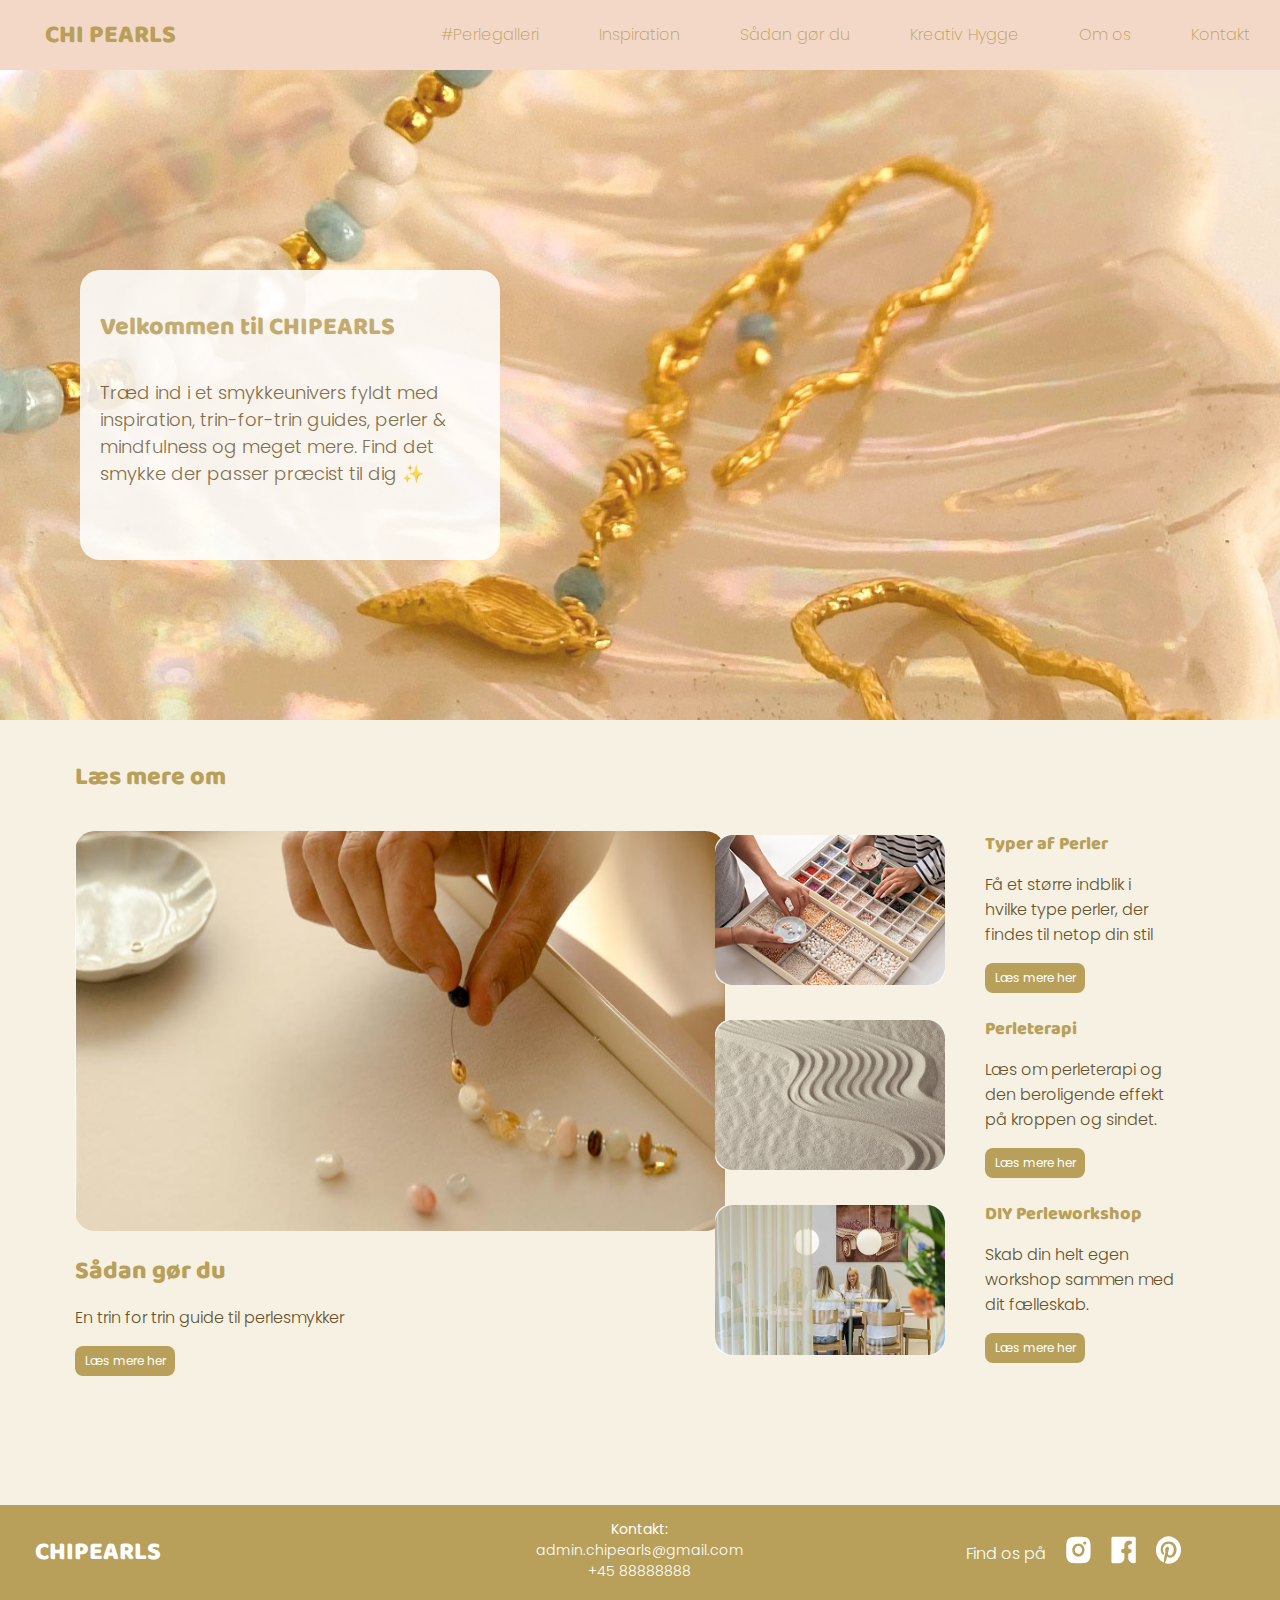
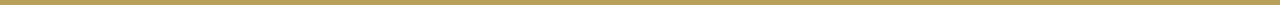
<file: index.html>
<!DOCTYPE html>
<html lang="en">
<head>
    <meta charset="UTF-8">
    <meta name="viewport" content="width=device-width, initial-scale=1.0">
    <title>Home | CHI PEARLS</title>
    <link rel="icon" type="image/x-icon" href="/images/title-icon.svg">

    <!-- Stylesheet for headerfooter og general stylesheet-->
    <link rel="stylesheet" href="headerfooter.css">
    <link rel="stylesheet" href="general.css">
   
    <!-- Stylesheet for KUN main -->
    <link rel="stylesheet" href="main.css">

    <!-- Embeded Google Fonts Baloo Chettan 2 for Logo og H1 og H2 -->
    <link rel="preconnect" href="https://fonts.googleapis.com">
    <link rel="preconnect" href="https://fonts.gstatic.com" crossorigin>
    <link href="https://fonts.googleapis.com/css2?family=Baloo+Chettan+2:wght@400..800&family=Poppins:ital,wght@0,100;0,200;0,300;0,400;0,500;0,600;0,700;0,800;0,900;1,100;1,200;1,300;1,400;1,500;1,600;1,700;1,800;1,900&display=swap" rel="stylesheet">

    <!-- Embeded Google Fonts Poppins for body og headings-->

    <link rel="preconnect" href="https://fonts.googleapis.com">
    <link rel="preconnect" href="https://fonts.gstatic.com" crossorigin>
    <link href="https://fonts.googleapis.com/css2?family=Baloo+Chettan+2:wght@400..800&family=Poppins:ital,wght@0,100;0,200;0,300;0,400;0,500;0,600;0,700;0,800;0,900;1,100;1,200;1,300;1,400;1,500;1,600;1,700;1,800;1,900&display=swap" rel="stylesheet">



</head>
<body>

    <!-- Navigation og logo -->

    <header class="header-main"> 
        <div class="logo"> <a href="index.html">CHI PEARLS</a></div>
        <nav>
            <ul>
                <li><a href="perlegalleriet.html"> #Perlegalleri</a></li>
                
                <li><a href="#">Inspiration</a>
                    <ul class="dropdown"> <!-- Start dropdown-->
                        <li><a href="typerafperler.html"> Typer af Perler <i class="arrow right"></i> </a>
                            <ul class="subdropdown">  <!--start subdropdown typer af perler--> 
                                <li><a href="#"> Farvevalg</a></li>
                            </ul> <!--end of subdropdown typer af perler-->
                        </li> <!--end of link typer af perler-->
                        <li><a href="match-din-garderobe.html"> Match din garderobe <i class="arrow right"></i> </a>
                            <ul class="subdropdown"> <!---Start subdropdown-->
                                <li><a href="den-klassiske-stil.html"> Klassisk </a></li>
                                <li><a href="den-feminine-stil.html"> Feminine</a></li>
                                <li><a href="#"> Minimalism </a></li>
                                <li><a href="#"> Vintage </a></li>
    
                            </ul> <!-- end dropdown-->
                        </li> <!-- end match din garderobe-->  
                    </ul><!-- end dropdown-->
                </li> <!--end of list -inspiration -->

                <li><a href="Sådan-gør-du.html"> Sådan gør du </a> 
                    <ul class="dropdown"> <!--Start dropdown for sådan gør du--> 
                        <li><a href="#"> Design Guides og Opskrifter <i class="arrow right"></i></a> 
                            <ul class="subdropdown"> <!---Start subdropdown for opskrifer-->
                                <li><a href="#">Øreringe</a></li>
                                <li><a href="#">Mavekæde</a></li>
                                <li><a href="#">Armbånd</a></li>
                                <li><a href="#">Halskæde</a></li>
                            </ul> <!--end subdropdown opskrifter-->
                        </li><!--end of list opskrifter -->
                    </ul> <!--end dropdown for sådan gør du--> 
                </li><!--end of list -sådan gør du -->
                
                <li><a href="#"> Kreativ Hygge</a>
                    <ul class="dropdown">
                        <li><a href="#"> Perlecáfeer </a></li>
                        <li><a href="diyperleworkshop.html"> DIY Perleworkshop</a></li>
                    </ul><!--end dropdown for sådan gør du--> 
                </li><!--end of list -sådan gør du -->

                <li><a href="om_os.html"> Om os </a>
                    <ul class="dropdown"> 
                        <li><a href="#"> Perlerens Historie </a></li>
                        <li><a href="perleterapi.html"> Perleterapi </a></li>


                    </ul>
                </li> <!--end of list om os-->
                <li><a href="kontakt.html"> Kontakt </a></li>
                   

                    
            </ul>
            
            
        </nav>
    </header>



    <main>
        <!-- Section 1 -->
        <section class="section-1"> 

            <div class="container-section1">

                <!-- <img class="main-img" src="images/main-img.svg">   -->
       
                <div class="velkommen"> 
                    <h1>  Velkommen til CHIPEARLS </h1>
                    <p style="font-size: 18px;">Træd ind i et smykkeunivers fyldt med inspiration, trin-for-trin guides, perler & mindfulness og meget mere.
                        Find det smykke der passer præcist til dig ✨</p>
                </div>

            </div>
       </section>


       <!-- section 2 -->
        

       <section class="section2-container">

        <!-- COlUMN 1 -->
        <div class="section2-column1"> 
            
                <h1>Læs mere om</h1>
                <img class="slå-dig-løs" src="images/Slå-dig-løs.jpg">
                <h1>Sådan gør du</h1>
                <p>En trin for trin guide til perlesmykker</p>
                <button class="button" onclick="window.location.href='Sådan-gør-du.html'">Læs mere her</button>
             

        </div> <!--END OF COLUMN 1--> 


        <!-- COlUMN 2 -->
         
        <div class="section2-column2">  

            <!-- item 1 typer af perler -->

            <div class="item-container-column2"> <!--item1 container-->
                <img class="column2-img" src="images/Typer af perler.jpg" alt="Type af perler"> 
                <div class="column2-text">
                    <h2>Typer af Perler</h2>
                    <p>Få et større indblik i hvilke type perler, der findes til netop din stil</p>
                    <button class="button" onclick="window.location.href='typerafperler.html'">Læs mere her</button>
                
                </div> <!--end of column2-text-->
    
            </div> <!--END OF item1 container-->

        
                <!-- item 2  perlerterapi -->
                <div class="item-container-column2"> <!--item1 container-->
                    <img class="column2-img" src="images/Perleterapi.jpg" alt="Perleterapi"> 
                    <div class="column2-text">
                        <h2>Perleterapi</h2>
                        <p>Læs om perleterapi og den beroligende effekt på kroppen og sindet.</p>
                        <button class="button" onclick="window.location.href='perleterapi.html'">Læs mere her</button>
                    </div> <!--end of column2-text-->
        
                </div> <!--item2 container-->

         <!-- item 3 perleworkshop -->

            <div class="item-container-column2"> <!--item1 container-->
                <img class="column2-img" src="images/Perlecafeer.jpg" alt="perleworkshop"> 
                <div class="column2-text">
                    <h2>DIY Perleworkshop</h2>
                    <p>Skab din helt egen workshop sammen med dit fælleskab.</p>
                    <button class="button" onclick="window.location.href='diyperleworkshop.html'">Læs mere her</button>

                </div> <!--end of column2-text-->
            </div> <!--item2 container-->

        </div> <!--END OF COLUMN 2--> 






       </section>





       
       

    <!-- Footer  -->

    <footer> 
 <!-- Footer logo -->
        <div class="footer-logo-container">
            <h1 id="footer-logo"> CHIPEARLS </h1>
        </div>
 <!-- Footer kontakt -->
        <div id="kontakt-footer"> 
           <p id="kontakt"><strong>Kontakt: </strong> <br> admin.chipearls@gmail.com <br>+45 88888888 <br></p>
        </div>
        <!-- Footer Social media -->

        <div class id="socials">
<p id="find-os-på"> Find os på </p>
<a href="www.facebook.com/chipearls"><img class="socialmediaicons" src="images/Social_instagram.svg" alt="CHIPEALS Instagram page"></a>
<a href="https://dk.pinterest.com/ChipearlsDK/"><img class="socialmediaicons" src="images/social_facebook.svg" alt="CHIPEALS Facebook page"></a>
<a href="https://dk.pinterest.com/ChipearlsDK/"><img class="socialmediaicons" src="images/social_pinterest.svg" alt="CHIPEALS Pinterst page"></a>
        </div>


    </footer>
</body>
</html>
</file>
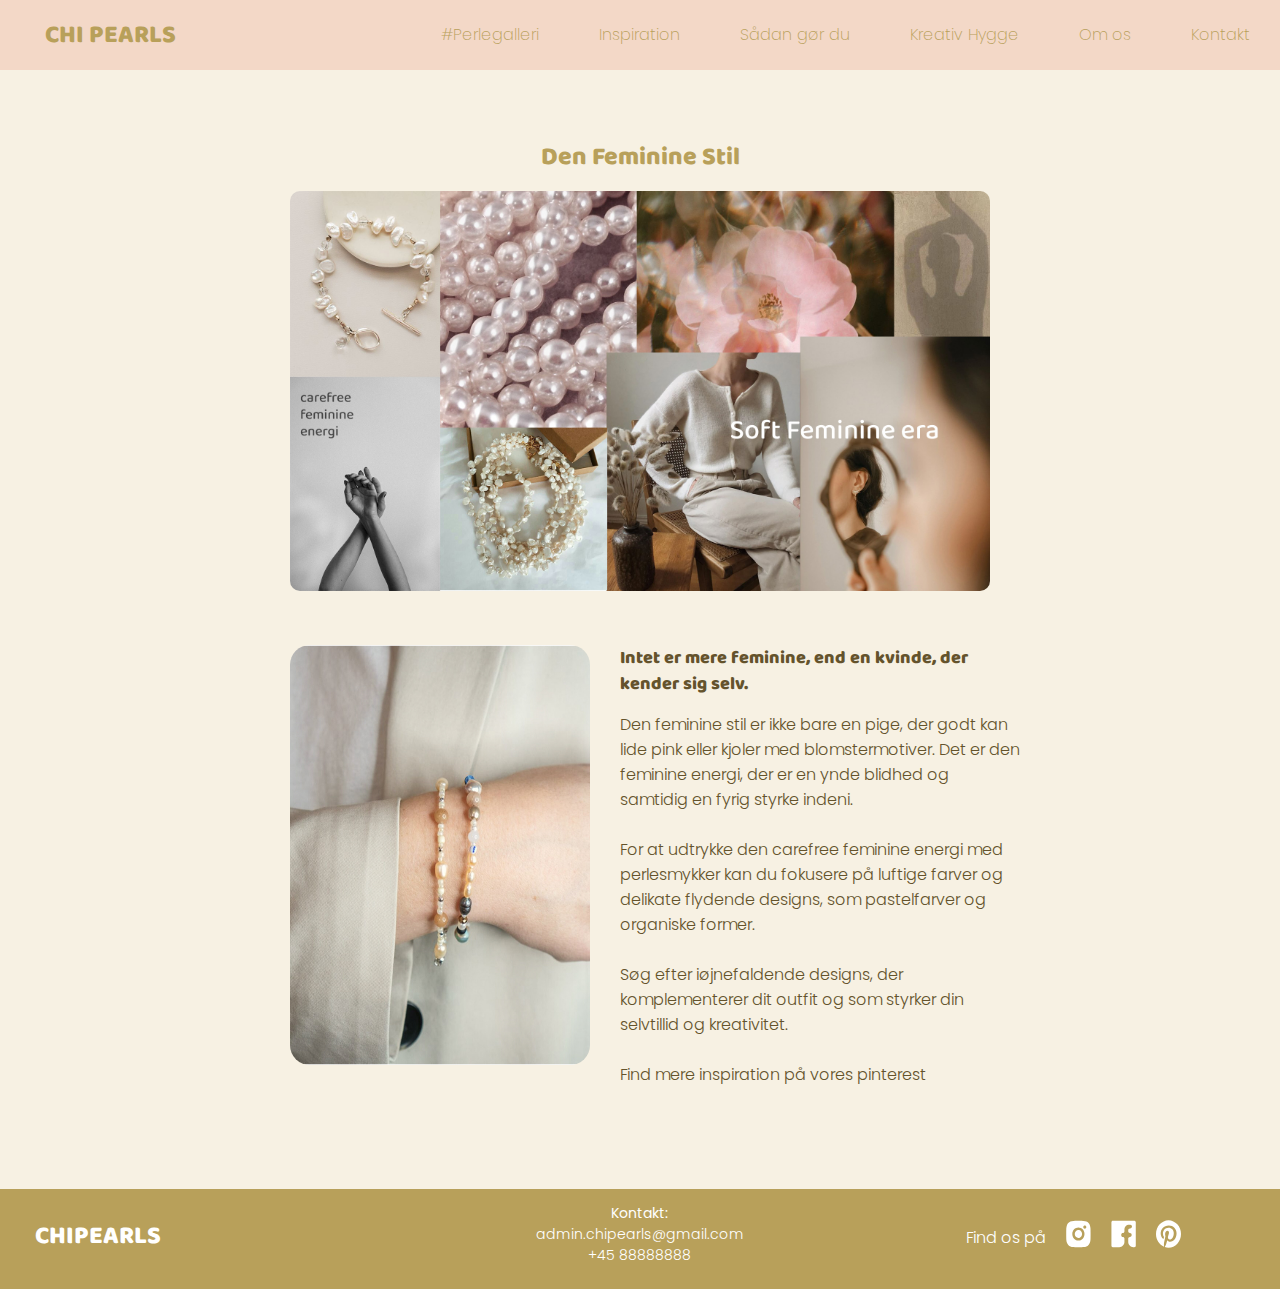
<file: den-feminine-stil.html>
<!DOCTYPE html>
<html lang="en">
<head>
    <meta charset="UTF-8">
    <meta name="viewport" content="width=device-width, initial-scale=1.0">
    <title>Den Feminine stil | CHI PEARLS</title>
    <link rel="icon" type="image/x-icon" href="/images/title-icon.svg">

    <!-- Stylesheet for headerfooter og general stylesheet-->
    <link rel="stylesheet" href="headerfooter.css">
    <link rel="stylesheet" href="general.css">
   
    <!-- Stylesheet for KUN Den Klassiske stil -->
    <link rel="stylesheet" href="den-klassiske-stil.css">

    <!-- Embeded Google Fonts Baloo Chettan 2 for Logo og H1 og H2 -->
    <link rel="preconnect" href="https://fonts.googleapis.com">
    <link rel="preconnect" href="https://fonts.gstatic.com" crossorigin>
    <link href="https://fonts.googleapis.com/css2?family=Baloo+Chettan+2:wght@400..800&family=Poppins:ital,wght@0,100;0,200;0,300;0,400;0,500;0,600;0,700;0,800;0,900;1,100;1,200;1,300;1,400;1,500;1,600;1,700;1,800;1,900&display=swap" rel="stylesheet">

    <!-- Embeded Google Fonts Poppins for body og headings-->

    <link rel="preconnect" href="https://fonts.googleapis.com">
    <link rel="preconnect" href="https://fonts.gstatic.com" crossorigin>
    <link href="https://fonts.googleapis.com/css2?family=Baloo+Chettan+2:wght@400..800&family=Poppins:ital,wght@0,100;0,200;0,300;0,400;0,500;0,600;0,700;0,800;0,900;1,100;1,200;1,300;1,400;1,500;1,600;1,700;1,800;1,900&display=swap" rel="stylesheet">



</head>
<body>

    <!-- Navigation og logo -->

    <header class="header-main"> 
        <div class="logo"> <a href="index.html">CHI PEARLS</a></div>
        <nav>
            <ul>
                <li><a href="perlegalleriet.html"> #Perlegalleri</a></li>
                
                <li><a href="#">Inspiration</a>
                    <ul class="dropdown"> <!-- Start dropdown-->
                        <li><a href="typerafperler.html"> Typer af Perler <i class="arrow right"></i> </a>
                            <ul class="subdropdown">  <!--start subdropdown typer af perler--> 
                                <li><a href="#"> Farvevalg</a></li>
                            </ul> <!--end of subdropdown typer af perler-->
                        </li> <!--end of link typer af perler-->
                        <li><a href="match-din-garderobe.html">  Match din garderobe <i class="arrow right"></i> </a>
                            <ul class="subdropdown"> <!---Start subdropdown-->
                                <li><a href="den-klassiske-stil.html"> Klassisk </a></li>
                                <li><a href="den-feminine-stil.html"> Feminine</a></li>
                                <li><a href="#"> Minimalism </a></li>
                                <li><a href="#"> Vintage </a></li>
    
                            </ul> <!-- end dropdown-->
                        </li> <!-- end match din garderobe-->  
                    </ul><!-- end dropdown-->
                </li> <!--end of list -inspiration -->

                <li><a href="Sådan-gør-du.html"> Sådan gør du </a> 
                    <ul class="dropdown"> <!--Start dropdown for sådan gør du--> 
                        <li><a href="#"> Design Guides og Opskrifter <i class="arrow right"></i></a> 
                            <ul class="subdropdown"> <!---Start subdropdown for opskrifer-->
                                <li><a href="#">Øreringe</a></li>
                                <li><a href="#">Mavekæde</a></li>
                                <li><a href="#">Armbånd</a></li>
                                <li><a href="#">Halskæde</a></li>
                            </ul> <!--end subdropdown opskrifter-->
                        </li><!--end of list opskrifter -->
                    </ul> <!--end dropdown for sådan gør du--> 
                </li><!--end of list -sådan gør du -->
                
                <li><a href="#"> Kreativ Hygge</a>
                    <ul class="dropdown">
                        <li><a href="#"> Perlecáfeer </a></li>
                        <li><a href="diyperleworkshop.html"> DIY Perleworkshop</a></li>
                    </ul><!--end dropdown for sådan gør du--> 
                </li><!--end of list -sådan gør du -->

                <li><a href="om_os.html"> Om os </a>
                    <ul class="dropdown"> 
                        <li><a href="#"> Perlerens Historie </a></li>
                        <li><a href="perleterapi.html"> Perleterapi </a></li>


                    </ul>
                </li> <!--end of list om os-->
                <li><a href="kontakt.html"> Kontakt </a></li>
                   

                    
            </ul>
            
            
        </nav>
    </header>



    <main>

        <section class="klassiske-section1"> 

            <h1> Den Feminine Stil</h1>

            <img class="den-klassiske-stil-img" src="images/Moodboard - feminine.jpg" alt="Den Feminine Stil">
        </section>

        <section class="klassiske-section2"> 
            <img class="like-audrey-img" src="images/item5.jpg" alt="Klassiske stil">
            
            <div class="klassiske-section2-text">
            <h2 style="color:#64532C !important;"> Intet er mere feminine, end en kvinde, der kender sig selv. 
            </h2> 
            <p class="like-audrey-text"  style="color:#64532C !important;">
                Den feminine stil er ikke bare en pige, der godt kan lide pink eller kjoler med blomstermotiver. Det er den feminine energi, der er en ynde blidhed og samtidig en fyrig styrke indeni. <br><br> 

For at udtrykke den carefree feminine energi med perlesmykker kan du fokusere på luftige farver og delikate flydende designs, som pastelfarver og organiske former. <br><br>

Søg efter iøjnefaldende designs, der komplementerer dit outfit og som styrker din selvtillid og kreativitet. <br><br>

Find mere inspiration på vores <a href="www.pinterst.com/chipearlsDK" alt="Chipearls pinterset"></a>pinterest </p><br><br>

            </div>
        </section>
       
       
    </main>

    <!-- Footer  -->

    <footer> 
 <!-- Footer logo -->
        <div class="footer-logo-container">
            <h1 id="footer-logo"> CHIPEARLS </h1>
        </div>
 <!-- Footer kontakt -->
        <div id="kontakt-footer"> 
           <p id="kontakt"><strong>Kontakt: </strong> <br> admin.chipearls@gmail.com <br>+45 88888888 <br></p>
        </div>
        <!-- Footer Social media -->

        <div class id="socials">
<p id="find-os-på"> Find os på </p>
<a href="www.facebook.com/chipearls"><img class="socialmediaicons" src="images/Social_instagram.svg" alt="CHIPEALS Instagram page"></a>
<a href="https://dk.pinterest.com/ChipearlsDK/"><img class="socialmediaicons" src="images/social_facebook.svg" alt="CHIPEALS Facebook page"></a>
<a href="https://dk.pinterest.com/ChipearlsDK/"><img class="socialmediaicons" src="images/social_pinterest.svg" alt="CHIPEALS Pinterst page"></a>
        </div>


    </footer>
</body>
</html>
</file>
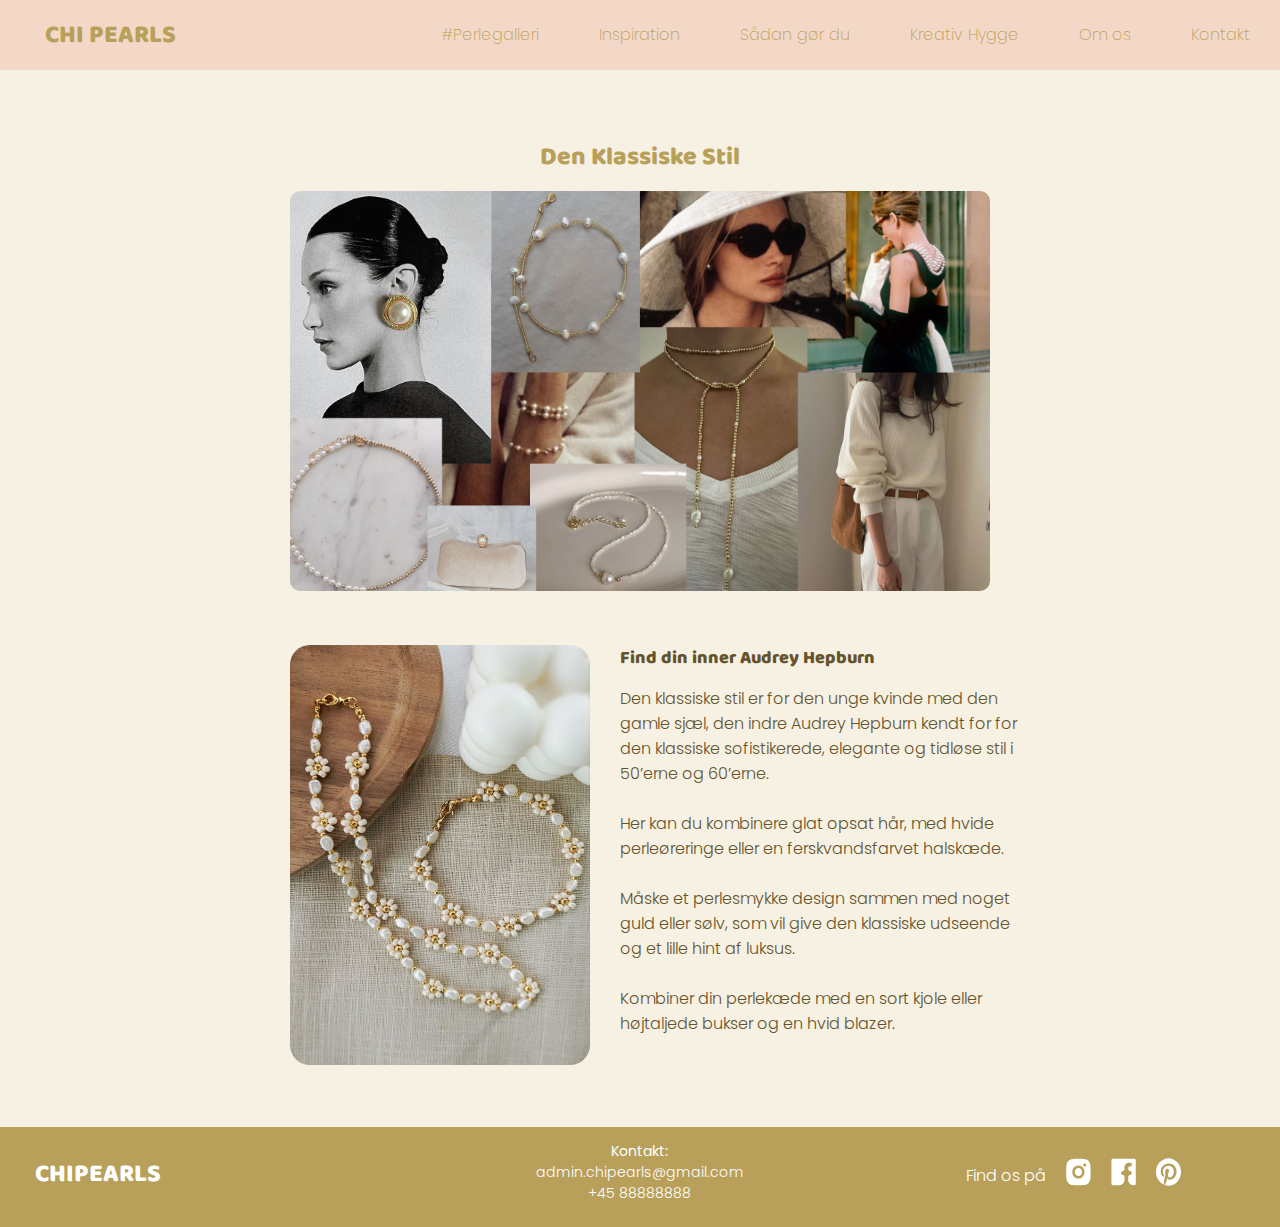
<file: den-klassiske-stil.html>
<!DOCTYPE html>
<html lang="en">
<head>
    <meta charset="UTF-8">
    <meta name="viewport" content="width=device-width, initial-scale=1.0">
    <title>Den klassiske stil | CHI PEARLS</title>
    <link rel="icon" type="image/x-icon" href="/images/title-icon.svg">

    <!-- Stylesheet for headerfooter og general stylesheet-->
    <link rel="stylesheet" href="headerfooter.css">
    <link rel="stylesheet" href="general.css">
   
    <!-- Stylesheet for KUN Den Klassiske stil -->
    <link rel="stylesheet" href="den-klassiske-stil.css">

    <!-- Embeded Google Fonts Baloo Chettan 2 for Logo og H1 og H2 -->
    <link rel="preconnect" href="https://fonts.googleapis.com">
    <link rel="preconnect" href="https://fonts.gstatic.com" crossorigin>
    <link href="https://fonts.googleapis.com/css2?family=Baloo+Chettan+2:wght@400..800&family=Poppins:ital,wght@0,100;0,200;0,300;0,400;0,500;0,600;0,700;0,800;0,900;1,100;1,200;1,300;1,400;1,500;1,600;1,700;1,800;1,900&display=swap" rel="stylesheet">

    <!-- Embeded Google Fonts Poppins for body og headings-->

    <link rel="preconnect" href="https://fonts.googleapis.com">
    <link rel="preconnect" href="https://fonts.gstatic.com" crossorigin>
    <link href="https://fonts.googleapis.com/css2?family=Baloo+Chettan+2:wght@400..800&family=Poppins:ital,wght@0,100;0,200;0,300;0,400;0,500;0,600;0,700;0,800;0,900;1,100;1,200;1,300;1,400;1,500;1,600;1,700;1,800;1,900&display=swap" rel="stylesheet">



</head>
<body>

    <!-- Navigation og logo -->

    <header class="header-main"> 
        <div class="logo"> <a href="index.html">CHI PEARLS</a></div>
        <nav>
            <ul>
                <li><a href="perlegalleriet.html"> #Perlegalleri</a></li>
                
                <li><a href="#">Inspiration</a>
                    <ul class="dropdown"> <!-- Start dropdown-->
                        <li><a href="typerafperler.html"> Typer af Perler <i class="arrow right"></i> </a>
                            <ul class="subdropdown">  <!--start subdropdown typer af perler--> 
                                <li><a href="#"> Farvevalg</a></li>
                            </ul> <!--end of subdropdown typer af perler-->
                        </li> <!--end of link typer af perler-->
                        <li><a href="match-din-garderobe.html">  Match din garderobe<i class="arrow right"></i> </a>
                            <ul class="subdropdown"> <!---Start subdropdown-->
                                <li><a href="den-klassiske-stil.html"> Klassisk </a></li>
                                <li><a href="den-feminine-stil.html"> Feminine</a></li>
                                <li><a href="#"> Minimalism </a></li>
                                <li><a href="#"> Vintage </a></li>
    
                            </ul> <!-- end dropdown-->
                        </li> <!-- end match din garderobe-->  
                    </ul><!-- end dropdown-->
                </li> <!--end of list -inspiration -->

                <li><a href="Sådan-gør-du.html"> Sådan gør du </a> 
                    <ul class="dropdown"> <!--Start dropdown for sådan gør du--> 
                        <li><a href="#"> Design Guides og Opskrifter <i class="arrow right"></i></a> 
                            <ul class="subdropdown"> <!---Start subdropdown for opskrifer-->
                                <li><a href="#">Øreringe</a></li>
                                <li><a href="#">Mavekæde</a></li>
                                <li><a href="#">Armbånd</a></li>
                                <li><a href="#">Halskæde</a></li>
                            </ul> <!--end subdropdown opskrifter-->
                        </li><!--end of list opskrifter -->
                    </ul> <!--end dropdown for sådan gør du--> 
                </li><!--end of list -sådan gør du -->
                
                <li><a href="#"> Kreativ Hygge</a>
                    <ul class="dropdown">
                        <li><a href="#"> Perlecáfeer </a></li>
                        <li><a href="diyperleworkshop.html"> DIY Perleworkshop</a></li>
                    </ul><!--end dropdown for sådan gør du--> 
                </li><!--end of list -sådan gør du -->

                <li><a href="om_os.html"> Om os </a>
                    <ul class="dropdown"> 
                        <li><a href="#"> Perlerens Historie </a></li>
                        <li><a href="perleterapi.html"> Perleterapi </a></li>


                    </ul>
                </li> <!--end of list om os-->
                <li><a href="kontakt.html"> Kontakt </a></li>
                   

                    
            </ul>
            
            
        </nav>
    </header>



    <main>

        <section class="klassiske-section1"> 

            <h1> Den Klassiske Stil</h1>

            <img class="den-klassiske-stil-img" src="images/moodboard-klassisk.jpg" alt="Den Klassiske Stil">
        </section>

        <section class="klassiske-section2"> 
            <img class="like-audrey-img" src="images/like-audrey.jpeg" alt="Klassiske stil">
            
            <div class="klassiske-section2-text">
            <h2 style="color:#64532C !important;"> Find din inner Audrey Hepburn</h2> 
            <p class="like-audrey-text"  style="color:#64532C !important;">
                Den klassiske stil er for den unge kvinde med den gamle sjæl, den indre Audrey Hepburn kendt for for den klassiske sofistikerede, elegante og tidløse stil i 50’erne og 60’erne. <br><br>
                
                Her kan du kombinere glat opsat hår, med hvide perleøreringe eller en ferskvandsfarvet halskæde. <br><br>
                
                Måske et perlesmykke design sammen med noget guld eller sølv, som vil give den klassiske udseende og et lille hint af luksus. <br><br>
                
                Kombiner din perlekæde med en sort kjole eller højtaljede bukser og en hvid blazer.<br><br>
                </p>
            </div>
        </section>
       
       
    </main>

    <!-- Footer  -->

    <footer> 
 <!-- Footer logo -->
        <div class="footer-logo-container">
            <h1 id="footer-logo"> CHIPEARLS </h1>
        </div>
 <!-- Footer kontakt -->
        <div id="kontakt-footer"> 
           <p id="kontakt"><strong>Kontakt: </strong> <br> admin.chipearls@gmail.com <br>+45 88888888 <br></p>
        </div>
        <!-- Footer Social media -->

        <div class id="socials">
<p id="find-os-på"> Find os på </p>
<a href="www.facebook.com/chipearls"><img class="socialmediaicons" src="images/Social_instagram.svg" alt="CHIPEALS Instagram page"></a>
<a href="https://dk.pinterest.com/ChipearlsDK/"><img class="socialmediaicons" src="images/social_facebook.svg" alt="CHIPEALS Facebook page"></a>
<a href="https://dk.pinterest.com/ChipearlsDK/"><img class="socialmediaicons" src="images/social_pinterest.svg" alt="CHIPEALS Pinterst page"></a>
        </div>


    </footer>
</body>
</html>
</file>
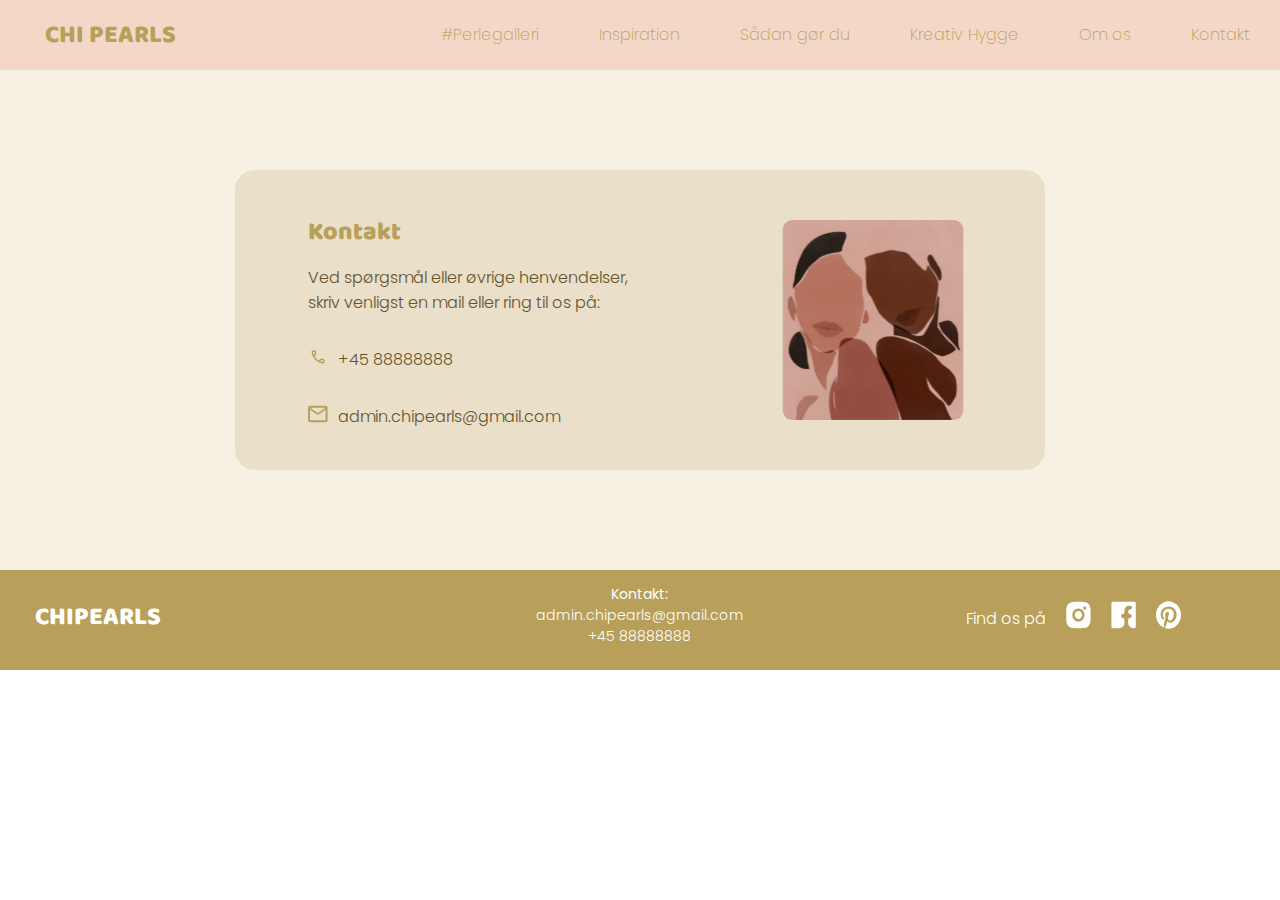
<file: kontakt.html>
<!DOCTYPE html>
<html lang="en">
<head>
    <meta charset="UTF-8">
    <meta name="viewport" content="width=device-width, initial-scale=1.0">
    <title>Konktakt | CHI PEARLS</title>
    <link rel="icon" type="image/x-icon" href="/images/title-icon.svg">

    <!-- Stylesheet for headerfooter og general stylesheet-->
    <link rel="stylesheet" href="headerfooter.css">
    <link rel="stylesheet" href="general.css">
   
    <!-- Stylesheet for KUN Kontakt -->
    <link rel="stylesheet" href="kontakt.css">

    <!-- Embeded Google Fonts Baloo Chettan 2 for Logo og H1 og H2 -->
    <link rel="preconnect" href="https://fonts.googleapis.com">
    <link rel="preconnect" href="https://fonts.gstatic.com" crossorigin>
    <link href="https://fonts.googleapis.com/css2?family=Baloo+Chettan+2:wght@400..800&family=Poppins:ital,wght@0,100;0,200;0,300;0,400;0,500;0,600;0,700;0,800;0,900;1,100;1,200;1,300;1,400;1,500;1,600;1,700;1,800;1,900&display=swap" rel="stylesheet">

    <!-- Embeded Google Fonts Poppins for body og headings-->

    <link rel="preconnect" href="https://fonts.googleapis.com">
    <link rel="preconnect" href="https://fonts.gstatic.com" crossorigin>
    <link href="https://fonts.googleapis.com/css2?family=Baloo+Chettan+2:wght@400..800&family=Poppins:ital,wght@0,100;0,200;0,300;0,400;0,500;0,600;0,700;0,800;0,900;1,100;1,200;1,300;1,400;1,500;1,600;1,700;1,800;1,900&display=swap" rel="stylesheet">



</head>
<body>

    <!-- Navigation og logo -->

    <header class="header-main"> 
        <div class="logo"> <a href="index.html">CHI PEARLS</a></div>
        <nav>
            <ul>
                <li><a href="perlegalleriet.html"> #Perlegalleri</a></li>
                
                <li><a href="#">Inspiration</a>
                    <ul class="dropdown"> <!-- Start dropdown-->
                        <li><a href="typerafperler.html"> Typer af Perler <i class="arrow right"></i> </a>
                            <ul class="subdropdown">  <!--start subdropdown typer af perler--> 
                                <li><a href="#"> Farvevalg</a></li>
                            </ul> <!--end of subdropdown typer af perler-->
                        </li> <!--end of link typer af perler-->
                        <li><a href="match-din-garderobe.html">  Match din garderobe<i class="arrow right"></i> </a>
                            <ul class="subdropdown"> <!---Start subdropdown-->
                                <li><a href="den-klassiske-stil.html"> Klassisk </a></li>
                                <li><a href="den-feminine-stil.html"> Feminine</a></li>
                                <li><a href="#"> Minimalism </a></li>
                                <li><a href="#"> Vintage </a></li>
    
                            </ul> <!-- end dropdown-->
                        </li> <!-- end match din garderobe-->  
                    </ul><!-- end dropdown-->
                </li> <!--end of list -inspiration -->

                <li><a href="Sådan-gør-du.html"> Sådan gør du </a> 
                    <ul class="dropdown"> <!--Start dropdown for sådan gør du--> 
                        <li><a href="#"> Design Guides og Opskrifter <i class="arrow right"></i></a> 
                            <ul class="subdropdown"> <!---Start subdropdown for opskrifer-->
                                <li><a href="#">Øreringe</a></li>
                                <li><a href="#">Mavekæde</a></li>
                                <li><a href="#">Armbånd</a></li>
                                <li><a href="#">Halskæde</a></li>
                            </ul> <!--end subdropdown opskrifter-->
                        </li><!--end of list opskrifter -->
                    </ul> <!--end dropdown for sådan gør du--> 
                </li><!--end of list -sådan gør du -->
                
                <li><a href="#"> Kreativ Hygge</a>
                    <ul class="dropdown">
                        <li><a href="#"> Perlecáfeer </a></li>
                        <li><a href="diyperleworkshop.html"> DIY Perleworkshop</a></li>
                    </ul><!--end dropdown for sådan gør du--> 
                </li><!--end of list -sådan gør du -->

                <li><a href="om_os.html"> Om os </a>
                    <ul class="dropdown"> 
                        <li><a href="#"> Perlerens Historie </a></li>
                        <li><a href="perleterapi.html"> Perleterapi </a></li>


                    </ul>
                </li> <!--end of list om os-->
                <li><a href="kontakt.html"> Kontakt </a></li>
                   

                    
            </ul>
            
            
        </nav>
    </header>



    <main>

        <div class="kontakt-container">

        <div class="kontakt-text">
            <h1> Kontakt </h1>
            <p> Ved spørgsmål eller øvrige henvendelser,<br> skriv venligst en mail eller ring til os på:</p>
            <div class="kontakt-info"><img class="kontakt-icon" src="images/kontakt-phone.svg" alt="Kontakt os på telefon"><p> +45 88888888</p></div>
            <div class="kontakt-info"><img class="kontakt-icon" src="images/kontakt-email.svg" alt="kontakt os via email"><p> admin.chipearls@gmail.com</p></div>
        </div>
        <img class="kontakt-img" src="images/kontakt-img.svg" alt="Kontakt os chipearls"> 
    </div>

    
       
       
       </main>

    <!-- Footer  -->

    <footer> 
 <!-- Footer logo -->
        <div class="footer-logo-container">
            <h1 id="footer-logo"> CHIPEARLS </h1>
        </div>
 <!-- Footer kontakt -->
        <div id="kontakt-footer"> 
           <p id="kontakt"><strong>Kontakt: </strong> <br> admin.chipearls@gmail.com <br>+45 88888888 <br></p>
        </div>
        <!-- Footer Social media -->

        <div class id="socials">
<p id="find-os-på"> Find os på </p>
<a href="www.facebook.com/chipearls"><img class="socialmediaicons" src="images/Social_instagram.svg" alt="CHIPEALS Instagram page"></a>
<a href="https://dk.pinterest.com/ChipearlsDK/"><img class="socialmediaicons" src="images/social_facebook.svg" alt="CHIPEALS Facebook page"></a>
<a href="https://dk.pinterest.com/ChipearlsDK/"><img class="socialmediaicons" src="images/social_pinterest.svg" alt="CHIPEALS Pinterst page"></a>
        </div>


    </footer>
</body>
</html>
</file>
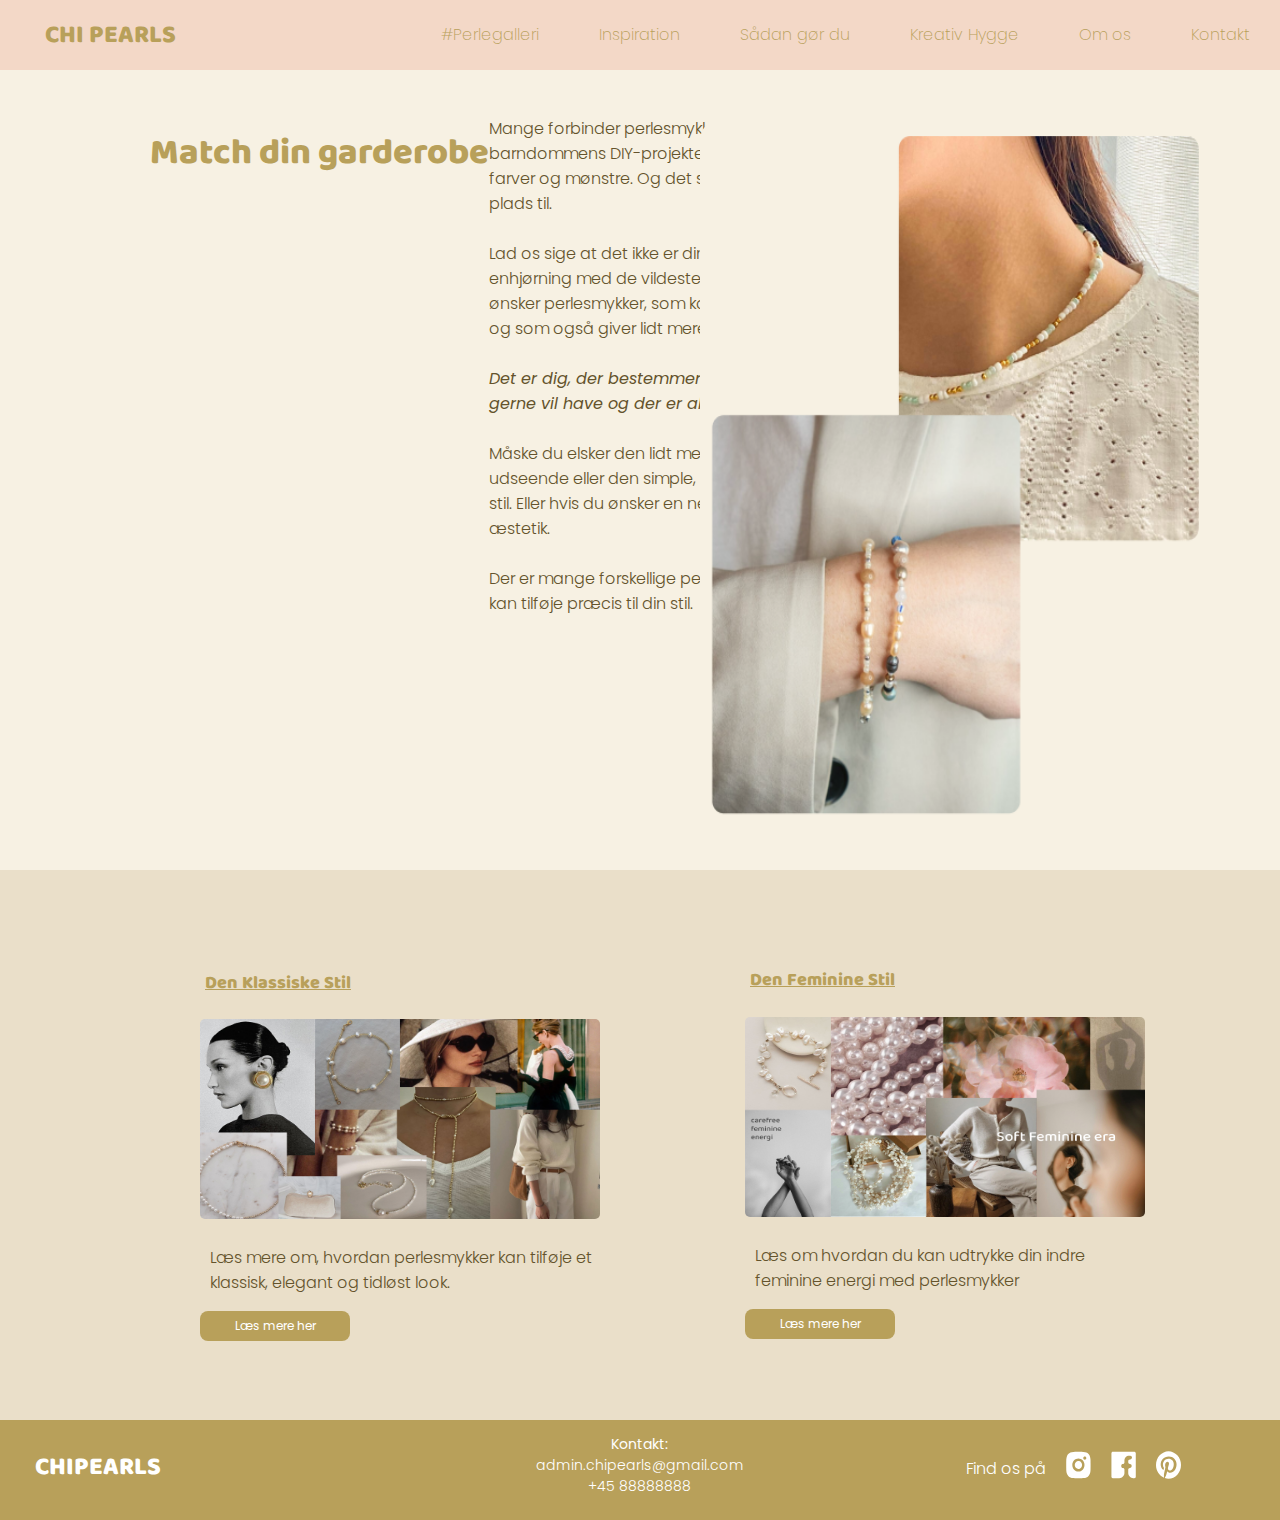
<file: match-din-garderobe.html>
<!DOCTYPE html>
<html lang="en">
<head>
    <meta charset="UTF-8">
    <meta name="viewport" content="width=device-width, initial-scale=1.0">
    <title>Match din garderobe | CHI PEARLS</title>
    <link rel="icon" type="image/x-icon" href="/images/title-icon.svg">

    <!-- Stylesheet for headerfooter og general stylesheet-->
    <link rel="stylesheet" href="headerfooter.css">
    <link rel="stylesheet" href="general.css">
   
    <!-- Stylesheet for KUN match din garderobe  -->
   <link rel="stylesheet" href="match-din-garderobe.css"> 

    <!-- Embeded Google Fonts Baloo Chettan 2 for Logo og H1 og H2 -->
    <link rel="preconnect" href="https://fonts.googleapis.com">
    <link rel="preconnect" href="https://fonts.gstatic.com" crossorigin>
    <link href="https://fonts.googleapis.com/css2?family=Baloo+Chettan+2:wght@400..800&family=Poppins:ital,wght@0,100;0,200;0,300;0,400;0,500;0,600;0,700;0,800;0,900;1,100;1,200;1,300;1,400;1,500;1,600;1,700;1,800;1,900&display=swap" rel="stylesheet">

    <!-- Embeded Google Fonts Poppins for body og headings-->

    <link rel="preconnect" href="https://fonts.googleapis.com">
    <link rel="preconnect" href="https://fonts.gstatic.com" crossorigin>
    <link href="https://fonts.googleapis.com/css2?family=Baloo+Chettan+2:wght@400..800&family=Poppins:ital,wght@0,100;0,200;0,300;0,400;0,500;0,600;0,700;0,800;0,900;1,100;1,200;1,300;1,400;1,500;1,600;1,700;1,800;1,900&display=swap" rel="stylesheet">



</head>
<body>

    <!-- Navigation og logo -->

    <header class="header-main"> 
        <div class="logo"> <a href="index.html">CHI PEARLS</a></div>
        <nav>
            <ul>
                <li><a href="perlegalleriet.html"> #Perlegalleri</a></li>
                
                <li><a href="#">Inspiration</a>
                    <ul class="dropdown"> <!-- Start dropdown-->
                        <li><a href="typerafperler.html"> Typer af Perler <i class="arrow right"></i> </a>
                            <ul class="subdropdown">  <!--start subdropdown typer af perler--> 
                                <li><a href="#"> Farvevalg</a></li>
                            </ul> <!--end of subdropdown typer af perler-->
                        </li> <!--end of link typer af perler-->
                        <li><a href="match-din-garderobe.html"> Match Din Garderobe <i class="arrow right"></i> </a>
                            <ul class="subdropdown"> <!---Start subdropdown-->
                                <li><a href="den-klassiske-stil.html"> Klassisk </a></li>
                                <li><a href="den-feminine-stil.html"> Feminine</a></li>
                                <li><a href="#"> Minimalism </a></li>
                                <li><a href="#"> Vintage </a></li>
    
                            </ul> <!-- end dropdown-->
                        </li> <!-- end match din garderobe-->  
                    </ul><!-- end dropdown-->
                </li> <!--end of list -inspiration -->

                <li><a href="Sådan-gør-du.html"> Sådan gør du </a> 
                    <ul class="dropdown"> <!--Start dropdown for sådan gør du--> 
                        <li><a href="#"> Design Guides og Opskrifter <i class="arrow right"></i></a> 
                            <ul class="subdropdown"> <!---Start subdropdown for opskrifer-->
                                <li><a href="#">Øreringe</a></li>
                                <li><a href="#">Mavekæde</a></li>
                                <li><a href="#">Armbånd</a></li>
                                <li><a href="#">Halskæde</a></li>
                            </ul> <!--end subdropdown opskrifter-->
                        </li><!--end of list opskrifter -->
                    </ul> <!--end dropdown for sådan gør du--> 
                </li><!--end of list -sådan gør du -->
                
                <li><a href="#"> Kreativ Hygge</a>
                    <ul class="dropdown">
                        <li><a href="#"> Perlecáfeer </a></li>
                        <li><a href="diyperleworkshop.html"> DIY Perleworkshop</a></li>
                    </ul><!--end dropdown for sådan gør du--> 
                </li><!--end of list -sådan gør du -->

                <li><a href="om_os.html"> Om os </a>
                    <ul class="dropdown"> 
                        <li><a href="#"> Perlerens Historie </a></li>
                        <li><a href="perleterapi.html"> Perleterapi </a></li>


                    </ul>
                </li> <!--end of list om os-->
                <li><a href="kontakt.html"> Kontakt </a></li>
                   

                    
            </ul>
            
            
        </nav>
    </header>



    <main>
        
    <section class="section1">
    
            <div class="match-din-garderobe"> 
                <h1 style="font-size: 36px;"> Match din garderobe </h1>

                <p> Mange forbinder perlesmykker med barndommens DIY-projekter. 
                Perler i alverdens farver og mønstre. Og det skal der også være plads til.<br><br>
                Lad os sige at det ikke er din stil, at ligne en enhjørning med de vildeste farver. 
                Men at du ønsker perlesmykker, som komplementér dit outfit og
                som også giver lidt mere til dit look. <br><br>
            
                <em><strong> Det er dig, der bestemmer hvilket design du gerne vil have og 
                    der er alle slags muligheder. </strong></em><br><br>

                Måske du elsker den lidt mere luksuriøse/ glamour udseende eller den simple, elegante og klassiske stil. 
                Eller hvis du ønsker en neutral og minimalistisk æstetik.<br><br>
                Der er mange forskellige perlesmykke designs der kan tilføje præcis til din stil. <br><br>
                </p>
        </div>


            <img class="group1" src="images/grp2.png" alt="Alt om CHIPEARLS ">
        
        </section>

        <!-- SECTION 2 -->

        <section class="section2">

            <!-- KLASSISK -->

            <div class="content-column-1"> 

                <h2><a href="den-Klassiske-stil.html"> Den Klassiske Stil </a> </h2>
                <img src="images/moodboard-klassisk.jpg" alt="Den Klassiske Stil"> 
                <div class="moodboard-content-text">
                
                <p> Læs mere om, hvordan perlesmykker kan tilføje et klassisk, elegant og tidløst look.</p>
                <button class="button" onclick="window.location.href='den-Klassiske-stil.html'">Læs mere her</button>
                 
            </div> <!--container content 1 for text END-->
                
            </div>

            <!-- FEMININE -->
            <div class="content-column-2"> 
                
                <h2><a href="den-feminine-stil.html"> Den Feminine Stil </a></h2>
                <img src="images/Moodboard - feminine.jpg" alt="Den Feminine Stil"> 
                <div class="moodboard-content-text">
                
                  <p>Læs om hvordan du kan udtrykke din indre feminine energi med perlesmykker </p>
                  <button class="button" onclick="window.location.href='den-feminine-stil.html'">Læs mere her</button>
             
                </div> <!--Container for text content 2-->
            </div>
            
        </section>

       
    </main>

    

    <!-- Footer  -->

    <footer> 
        <!-- Footer logo -->
               <div class="footer-logo-container">
                   <h1 id="footer-logo"> CHIPEARLS </h1>
               </div>
        <!-- Footer kontakt -->
               <div id="kontakt-footer"> 
                  <p id="kontakt"><strong>Kontakt: </strong> <br> admin.chipearls@gmail.com <br>+45 88888888 <br></p>
               </div>
               <!-- Footer Social media -->
       
               <div class id="socials">
       <p id="find-os-på"> Find os på </p>
       <a href="www.facebook.com/chipearls"><img class="socialmediaicons" src="images/Social_instagram.svg" alt="CHIPEALS Instagram page"></a>
       <a href="https://dk.pinterest.com/ChipearlsDK/"><img class="socialmediaicons" src="images/social_facebook.svg" alt="CHIPEALS Facebook page"></a>
       <a href="https://dk.pinterest.com/ChipearlsDK/"><img class="socialmediaicons" src="images/social_pinterest.svg" alt="CHIPEALS Pinterst page"></a>
               </div>
       
       
           </footer>
</body>
</html>
</file>
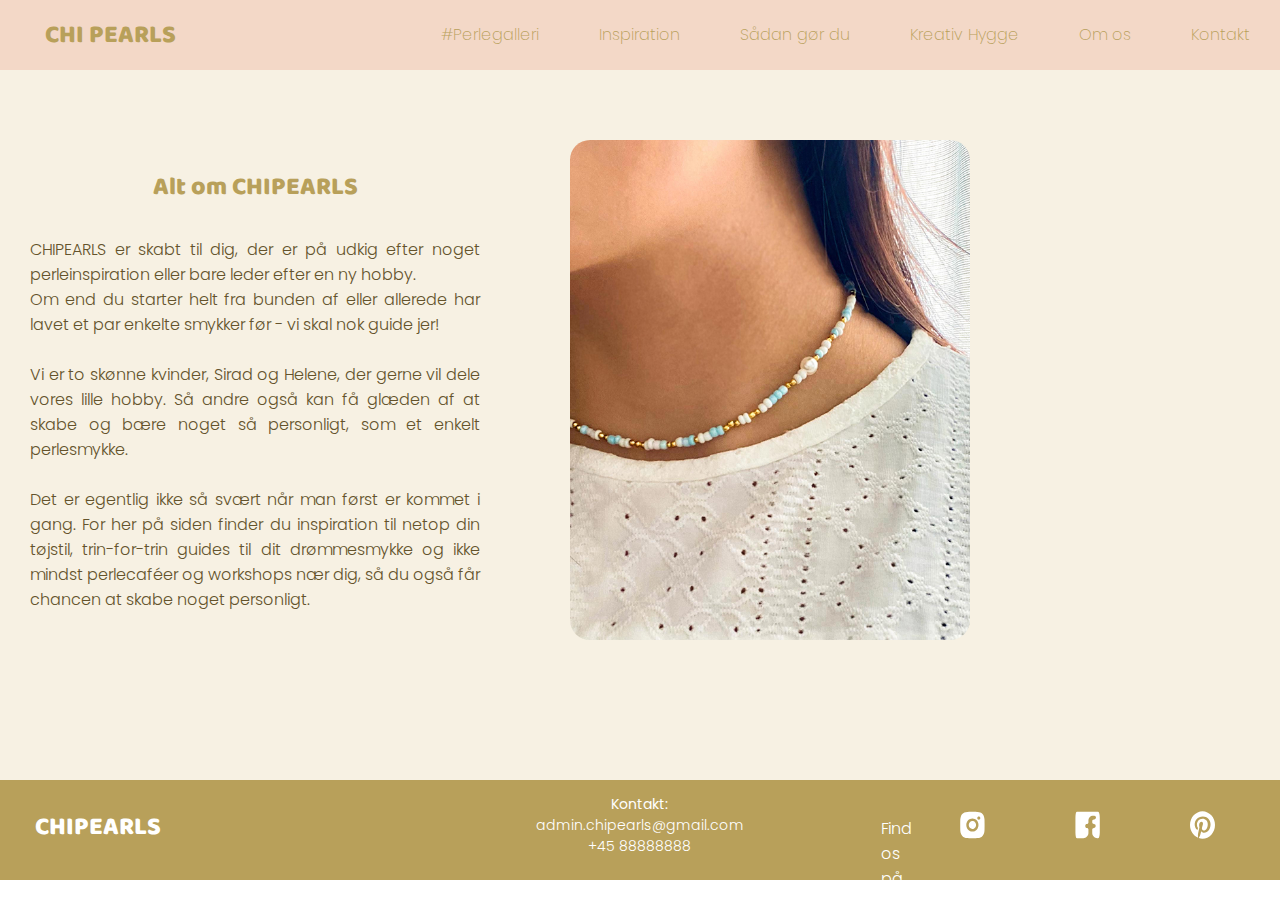
<file: om_os.html>
<!DOCTYPE html>
<html lang="en">
<head>
    <meta charset="UTF-8">
    <meta name="viewport" content="width=device-width, initial-scale=1.0">
    <title>Om os | CHI PEARLS</title>
    <link rel="icon" type="image/x-icon" href="/images/title-icon.svg">

    <!-- Stylesheet for headerfooter og general stylesheet-->
    <link rel="stylesheet" href="headerfooter.css">
    <link rel="stylesheet" href="general.css">
   
    <!-- Stylesheet for KUN Om os -->
   <link rel="stylesheet" href="om_os.css"> 

    <!-- Embeded Google Fonts Baloo Chettan 2 for Logo og H1 og H2 -->
    <link rel="preconnect" href="https://fonts.googleapis.com">
    <link rel="preconnect" href="https://fonts.gstatic.com" crossorigin>
    <link href="https://fonts.googleapis.com/css2?family=Baloo+Chettan+2:wght@400..800&family=Poppins:ital,wght@0,100;0,200;0,300;0,400;0,500;0,600;0,700;0,800;0,900;1,100;1,200;1,300;1,400;1,500;1,600;1,700;1,800;1,900&display=swap" rel="stylesheet">

    <!-- Embeded Google Fonts Poppins for body og headings-->

    <link rel="preconnect" href="https://fonts.googleapis.com">
    <link rel="preconnect" href="https://fonts.gstatic.com" crossorigin>
    <link href="https://fonts.googleapis.com/css2?family=Baloo+Chettan+2:wght@400..800&family=Poppins:ital,wght@0,100;0,200;0,300;0,400;0,500;0,600;0,700;0,800;0,900;1,100;1,200;1,300;1,400;1,500;1,600;1,700;1,800;1,900&display=swap" rel="stylesheet">



</head>
<body>

    <!-- Navigation og logo -->

    <header class="header-main"> 
        <div class="logo"> <a href="index.html">CHI PEARLS</a></div>        
        <nav>
            <ul>
                <li><a href="perlegalleriet.html"> #Perlegalleri</a></li>
                
                <li><a href="#">Inspiration</a>
                    <ul class="dropdown"> <!-- Start dropdown-->
                        <li><a href="typerafperler.html"> Typer af Perler <i class="arrow right"></i> </a>
                            <ul class="subdropdown">  <!--start subdropdown typer af perler--> 
                                <li><a href="#"> Farvevalg</a></li>
                            </ul> <!--end of subdropdown typer af perler-->
                        </li> <!--end of link typer af perler-->
                        <li><a href="match-din-garderobe.html">  Match din garderobe <i class="arrow right"></i> </a>
                            <ul class="subdropdown"> <!---Start subdropdown-->
                                <li><a href="den-klassiske-stil.html"> Klassisk </a></li>
                                <li><a href="den-feminine-stil.html"> Feminine</a></li>
                                <li><a href="#"> Minimalism </a></li>
                                <li><a href="#"> Vintage </a></li>
    
                            </ul> <!-- end dropdown-->
                        </li> <!-- end match din garderobe-->  
                    </ul><!-- end dropdown-->
                </li> <!--end of list -inspiration -->

                <li><a href="Sådan-gør-du.html"> Sådan gør du </a> 
                    <ul class="dropdown"> <!--Start dropdown for sådan gør du--> 
                        <li><a href="#"> Design Guides og Opskrifter <i class="arrow right"></i></a> 
                            <ul class="subdropdown"> <!---Start subdropdown for opskrifer-->
                                <li><a href="#">Øreringe</a></li>
                                <li><a href="#">Mavekæde</a></li>
                                <li><a href="#">Armbånd</a></li>
                                <li><a href="#">Halskæde</a></li>
                            </ul> <!--end subdropdown opskrifter-->
                        </li><!--end of list opskrifter -->
                    </ul> <!--end dropdown for sådan gør du--> 
                </li><!--end of list -sådan gør du -->
                
                <li><a href="#"> Kreativ Hygge</a>
                    <ul class="dropdown">
                        <li><a href="#"> Perlecáfeer </a></li>
                        <li><a href="diyperleworkshop.html"> DIY Perleworkshop</a></li>
                    </ul><!--end dropdown for sådan gør du--> 
                </li><!--end of list -sådan gør du -->

                <li><a href="om_os.html"> Om os </a>
                    <ul class="dropdown"> 
                        <li><a href="#"> Perlerens Historie </a></li>
                        <li><a href="perleterapi.html"> Perleterapi </a></li>


                    </ul>
                </li> <!--end of list om os-->
                <li><a href="kontakt.html"> Kontakt </a></li>
                   

                    
            </ul>
            
            
        </nav>
    </header>



    <main>
       
        <div class="alt-om-chipearls"> 
        <h1> Alt om CHIPEARLS </h1>
        <p> CHIPEARLS er skabt til dig, der er på udkig efter noget perleinspiration eller bare leder efter en ny hobby. <br> 
            Om end du starter helt fra bunden af eller allerede har lavet et par enkelte smykker før - vi skal nok guide jer!<br> <br>
            
            Vi er to skønne kvinder, Sirad og Helene, der gerne vil dele vores lille hobby. Så andre også kan få glæden af at skabe og bære noget så personligt, som et enkelt perlesmykke. <br> <br>
            
            Det er egentlig ikke så svært når man først er kommet i gang. For her på siden finder du inspiration til netop din tøjstil, trin-for-trin guides til dit drømmesmykke og ikke mindst perlecaféer og workshops nær dig, så du også får chancen at skabe noget personligt.</p>
       
            </div>
            <img src="images/omos.jpg" alt="Alt om CHIPEARLS ">


       
    </main>

    

    <!-- Footer  -->

    <footer> 
        <!-- Footer logo -->
               <div class="footer-logo-container">
                   <h1 id="footer-logo"> CHIPEARLS </h1>
               </div>
        <!-- Footer kontakt -->
               <div id="kontakt-footer"> 
                  <p id="kontakt"><strong>Kontakt: </strong> <br> admin.chipearls@gmail.com <br>+45 88888888 <br></p>
               </div>
               <!-- Footer Social media -->
       
               <div class id="socials">
       <p id="find-os-på"> Find os på </p>
       <a href="www.facebook.com/chipearls"><img class="socialmediaicons" src="images/Social_instagram.svg" alt="CHIPEALS Instagram page"></a>
       <a href="https://dk.pinterest.com/ChipearlsDK/"><img class="socialmediaicons" src="images/social_facebook.svg" alt="CHIPEALS Facebook page"></a>
       <a href="https://dk.pinterest.com/ChipearlsDK/"><img class="socialmediaicons" src="images/social_pinterest.svg" alt="CHIPEALS Pinterst page"></a>
               </div>
       
       
           </footer>
</body>
</html>
</file>
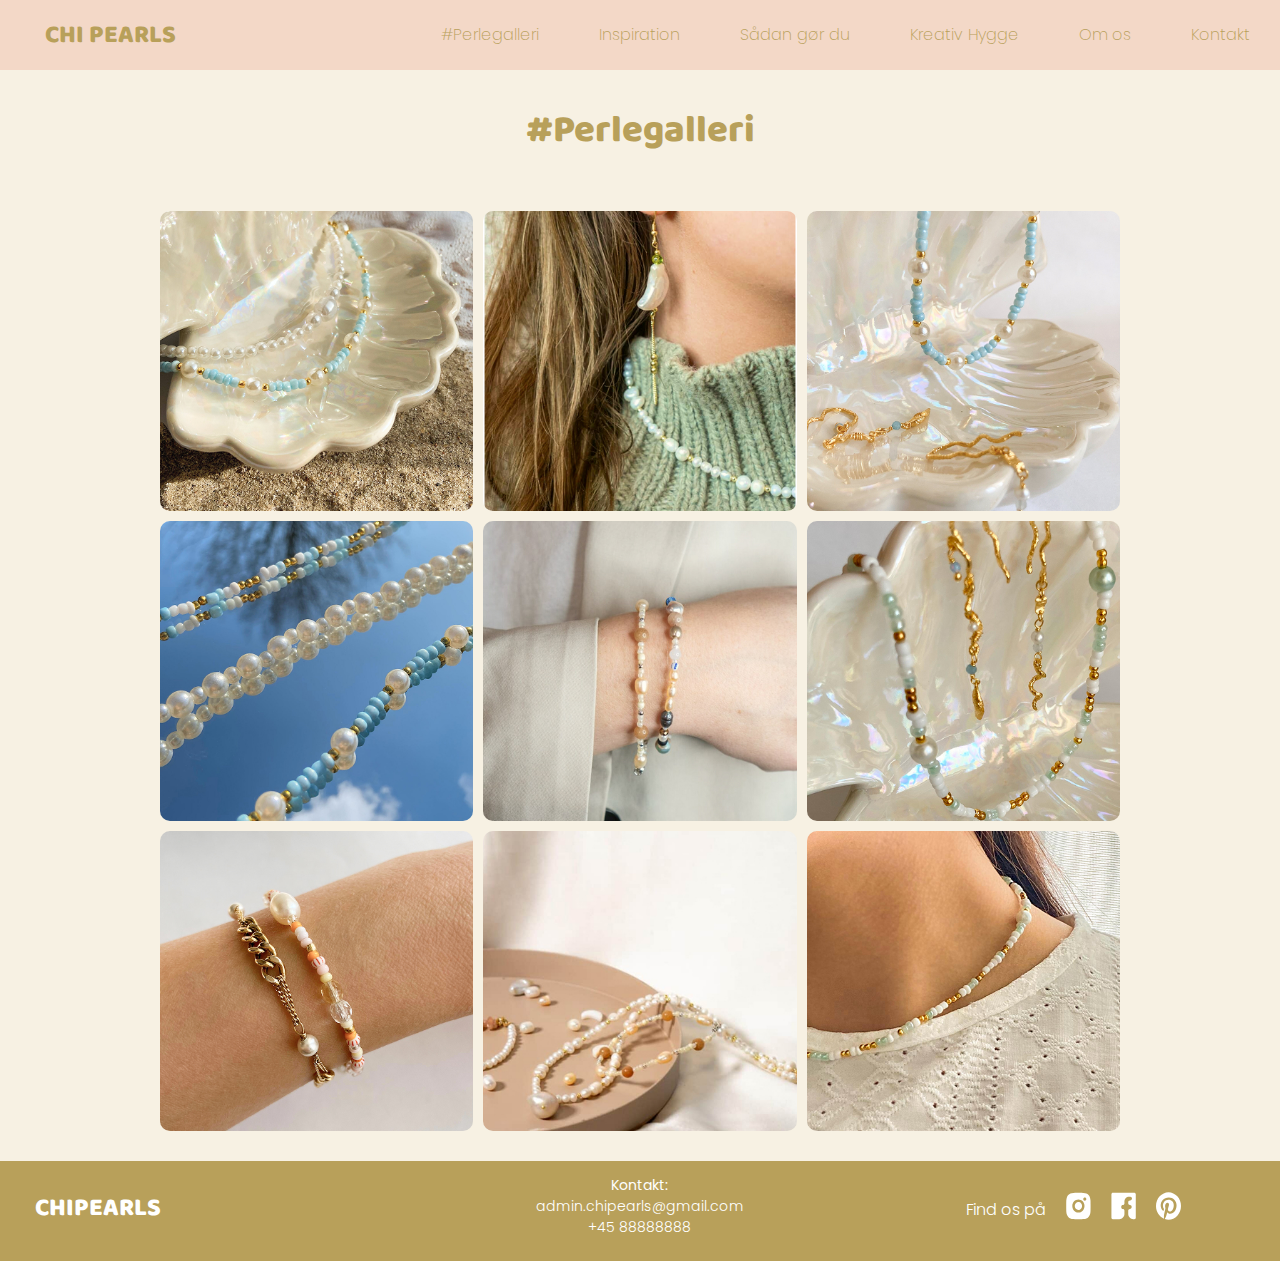
<file: perlegalleriet.html>
<!DOCTYPE html>
<html lang="en">
<head>
    <meta charset="UTF-8">
    <meta name="viewport" content="width=device-width, initial-scale=1.0">
    <title> Perlegalleri | CHI PEARLS </title>
    <link rel="icon" type="image/x-icon" href="/images/title-icon.svg">

    <!-- Stylesheet for headerfooter og general stylesheet-->
    <link rel="stylesheet" href="headerfooter.css">
    <link rel="stylesheet" href="general.css">
   <!-- Stylesheet KUN for Perlegalleriet-->

   <link rel="stylesheet" href="perlegalleriet.css">

    <!-- Embeded Google Fonts Baloo Chettan 2 for Logo og H1 og H2 -->
    <link rel="preconnect" href="https://fonts.googleapis.com">
    <link rel="preconnect" href="https://fonts.gstatic.com" crossorigin>
    <link href="https://fonts.googleapis.com/css2?family=Baloo+Chettan+2:wght@400..800&family=Poppins:ital,wght@0,100;0,200;0,300;0,400;0,500;0,600;0,700;0,800;0,900;1,100;1,200;1,300;1,400;1,500;1,600;1,700;1,800;1,900&display=swap" rel="stylesheet">

    <!-- Embeded Google Fonts Poppins for body og headings-->

    <link rel="preconnect" href="https://fonts.googleapis.com">
    <link rel="preconnect" href="https://fonts.gstatic.com" crossorigin>
    <link href="https://fonts.googleapis.com/css2?family=Baloo+Chettan+2:wght@400..800&family=Poppins:ital,wght@0,100;0,200;0,300;0,400;0,500;0,600;0,700;0,800;0,900;1,100;1,200;1,300;1,400;1,500;1,600;1,700;1,800;1,900&display=swap" rel="stylesheet">



</head>
<body>

    <!-- Navigation og logo -->

    <header class="header-main"> 
        <div class="logo"> <a href="index.html">CHI PEARLS</a></div>
        <nav>    
            <ul>
                <li><a href="perlegalleriet.html"> #Perlegalleri</a></li>
                
                <li><a href="#">Inspiration</a>
                    <ul class="dropdown"> <!-- Start dropdown-->
                        <li><a href="typerafperler.html"> Typer af Perler <i class="arrow right"></i> </a>
                            <ul class="subdropdown">  <!--start subdropdown typer af perler--> 
                                <li><a href="#"> Farvevalg</a></li>
                            </ul> <!--end of subdropdown typer af perler-->
                        </li> <!--end of link typer af perler-->
                        <li><a href="match-din-garderobe.html"> Match din garderobe <i class="arrow right"></i> </a>
                            <ul class="subdropdown"> <!---Start subdropdown-->
                                <li><a href="den-klassiske-stil.html"> Klassisk </a></li>
                                <li><a href="den-feminine-stil.html"> Feminine</a></li>
                                <li><a href="#"> Minimalism </a></li>
                                <li><a href="#"> Vintage </a></li>
    
                            </ul> <!-- end dropdown-->
                        </li> <!-- end match din garderobe-->  
                    </ul><!-- end dropdown-->
                </li> <!--end of list -inspiration -->

                <li><a href="Sådan-gør-du.html"> Sådan gør du </a> 
                    <ul class="dropdown"> <!--Start dropdown for sådan gør du--> 
                        <li><a href="#"> Design Guides og Opskrifter <i class="arrow right"></i></a> 
                            <ul class="subdropdown"> <!---Start subdropdown for opskrifer-->
                                <li><a href="#">Øreringe</a></li>
                                <li><a href="#">Mavekæde</a></li>
                                <li><a href="#">Armbånd</a></li>
                                <li><a href="#">Halskæde</a></li>
                            </ul> <!--end subdropdown opskrifter-->
                        </li><!--end of list opskrifter -->
                    </ul> <!--end dropdown for sådan gør du--> 
                </li><!--end of list -sådan gør du -->
                
                <li><a href="#"> Kreativ Hygge</a>
                    <ul class="dropdown">
                        <li><a href="#"> Perlecáfeer </a></li>
                        <li><a href="diyperleworkshop.html"> DIY Perleworkshop</a></li>
                    </ul><!--end dropdown for sådan gør du--> 
                </li><!--end of list -sådan gør du -->

                <li><a href="om_os.html"> Om os </a>
                    <ul class="dropdown"> 
                        <li><a href="#"> Perlerens Historie </a></li>
                        <li><a href="perleterapi.html"> Perleterapi </a></li>


                    </ul>
                </li> <!--end of list om os-->
                <li><a href="kontakt.html"> Kontakt </a></li>
                   

                    
            </ul>
            
            
        </nav>
    </header>


    <main>
       
    <section class="baggrund">
        <h1 id="perlegalleriet-h1"> #Perlegalleri </h1>
        
        <section class="banner" class="Perlegalleri"> </section>


        <section class="gallery-container">
            <img class="item1" src="images/item1.jpg">
            <img class="item2" src="images/item9.jpg">
            <img class="item3" src="images/item3.jpg">
            <img class="item4" src="images/item4.jpg">
            <img class="item5" src="images/item5.jpg">
            <img class="item6" src="images/item6.jpg">
            <img class="item7" src="images/item7.jpg">
            <img class="item8" src="images/item8.jpg">
            <img class="item9" src="images/item2.jpg">
        
            
        </section>
    </section>

    </main>

  <!-- Footer  -->

  <footer> 
    <!-- Footer logo -->
           <div class="footer-logo-container">
               <h1 id="footer-logo"> CHIPEARLS </h1>
           </div>
    <!-- Footer kontakt -->
           <div id="kontakt-footer"> 
              <p id="kontakt"><strong>Kontakt: </strong> <br> admin.chipearls@gmail.com <br>+45 88888888 <br></p>
           </div>
           <!-- Footer Social media -->
   
           <div class id="socials">
   <p id="find-os-på"> Find os på </p>
   <a href="www.facebook.com/chipearls"><img class="socialmediaicons" src="images/Social_instagram.svg" alt="CHIPEALS Instagram page"></a>
   <a href="https://dk.pinterest.com/ChipearlsDK/"><img class="socialmediaicons" src="images/social_facebook.svg" alt="CHIPEALS Facebook page"></a>
   <a href="https://dk.pinterest.com/ChipearlsDK/"><img class="socialmediaicons" src="images/social_pinterest.svg" alt="CHIPEALS Pinterst page"></a>
           </div>
   
   
       </footer>

    
</body>
</html>
</file>
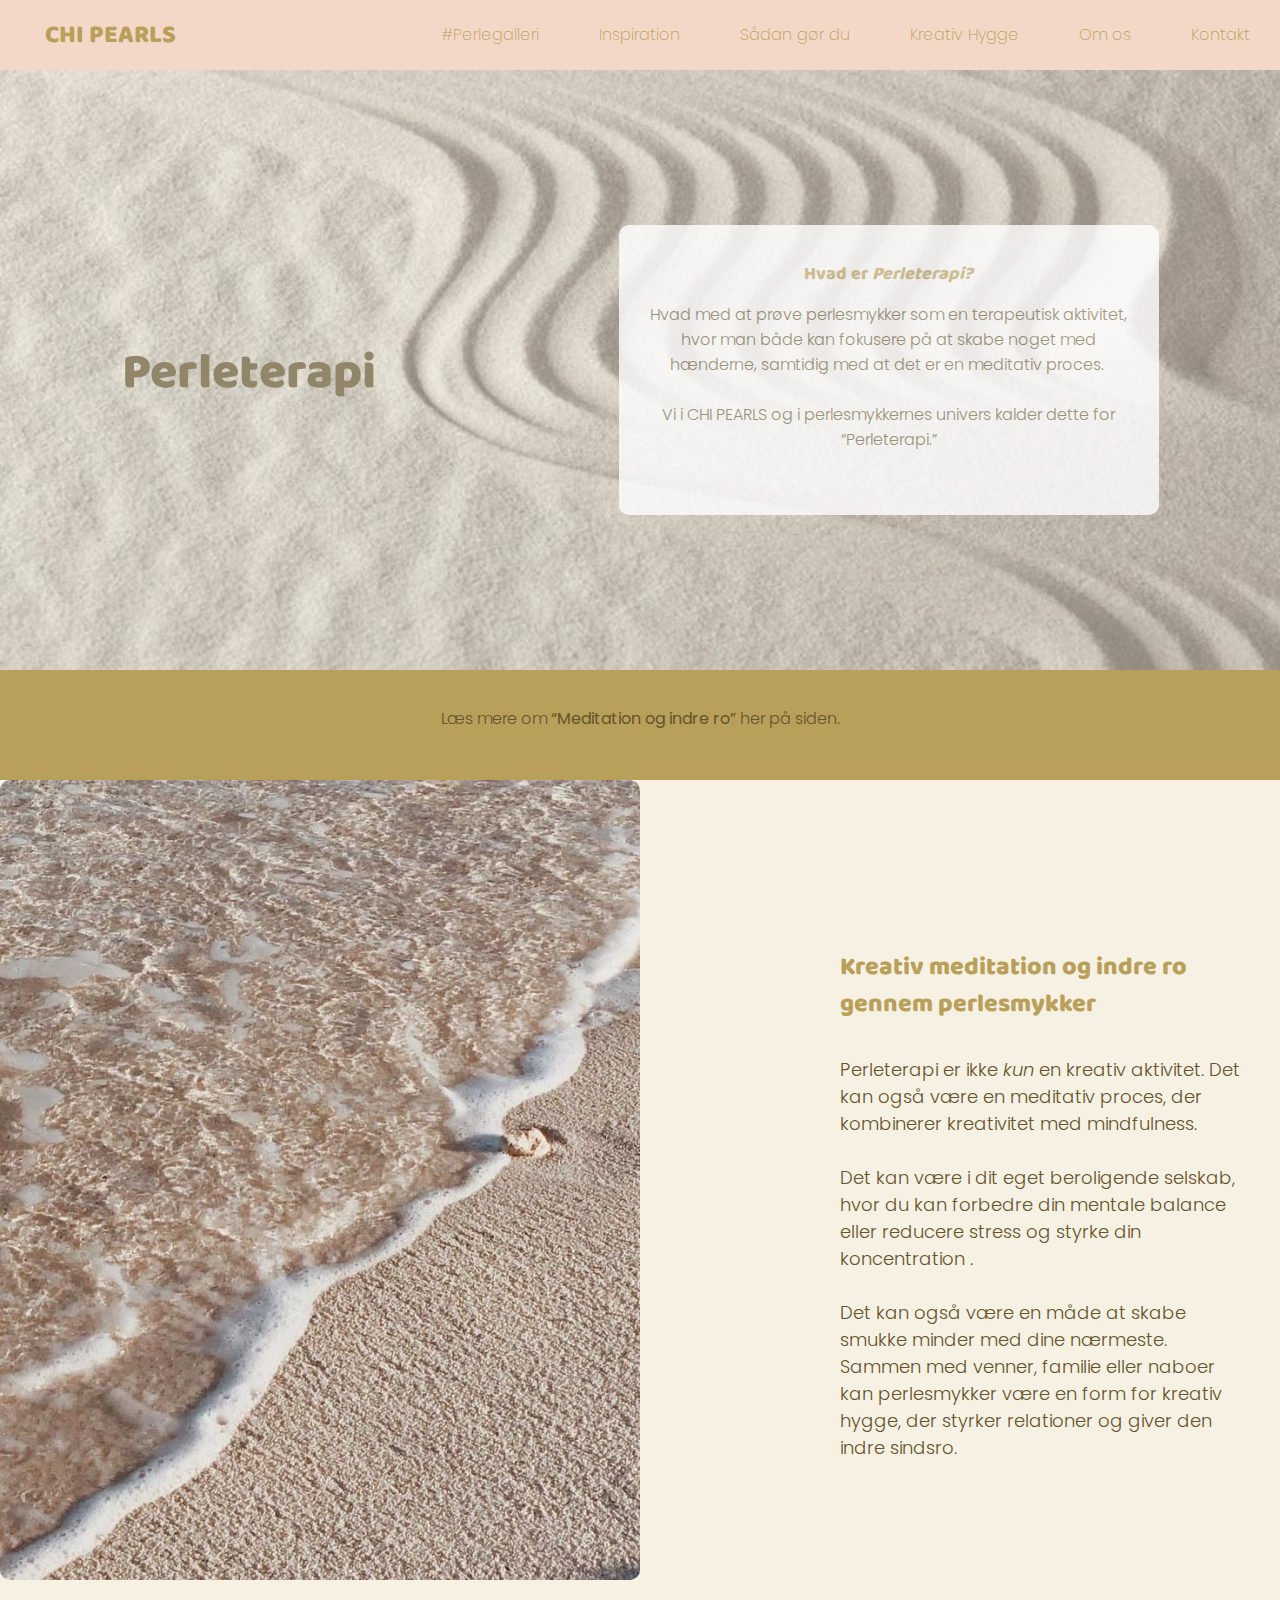
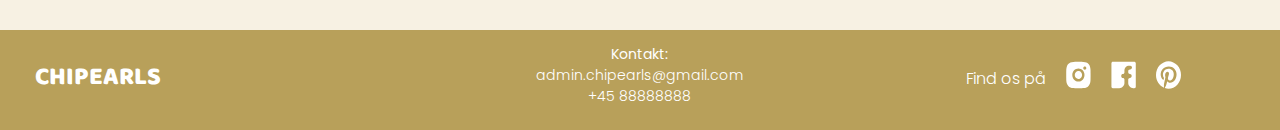
<file: perleterapi.html>
<!DOCTYPE html>
<html lang="en">
<head>
    <meta charset="UTF-8">
    <meta name="viewport" content="width=device-width, initial-scale=1.0">
    <title>Perleterapi | CHI PEARLS</title>
    <link rel="icon" type="image/x-icon" href="/images/title-icon.svg">

    <!-- Stylesheet for headerfooter og general stylesheet-->
    <link rel="stylesheet" href="headerfooter.css">
    <link rel="stylesheet" href="general.css">
   
    <!-- Stylesheet for KUN Perleterapi -->
    <link rel="stylesheet" href="perleterapi.css">

    <!-- Embeded Google Fonts Baloo Chettan 2 for Logo og H1 og H2 -->
    <link rel="preconnect" href="https://fonts.googleapis.com">
    <link rel="preconnect" href="https://fonts.gstatic.com" crossorigin>
    <link href="https://fonts.googleapis.com/css2?family=Baloo+Chettan+2:wght@400..800&family=Poppins:ital,wght@0,100;0,200;0,300;0,400;0,500;0,600;0,700;0,800;0,900;1,100;1,200;1,300;1,400;1,500;1,600;1,700;1,800;1,900&display=swap" rel="stylesheet">

    <!-- Embeded Google Fonts Poppins for body og headings-->

    <link rel="preconnect" href="https://fonts.googleapis.com">
    <link rel="preconnect" href="https://fonts.gstatic.com" crossorigin>
    <link href="https://fonts.googleapis.com/css2?family=Baloo+Chettan+2:wght@400..800&family=Poppins:ital,wght@0,100;0,200;0,300;0,400;0,500;0,600;0,700;0,800;0,900;1,100;1,200;1,300;1,400;1,500;1,600;1,700;1,800;1,900&display=swap" rel="stylesheet">



</head>
<body>

    <!-- Navigation og logo -->

    <header class="header-main"> 
        <div class="logo"> <a href="index.html">CHI PEARLS</a></div>
        <nav>    
            <ul>
                <li><a href="perlegalleriet.html"> #Perlegalleri</a></li>
                
                <li><a href="#">Inspiration</a>
                    <ul class="dropdown"> <!-- Start dropdown-->
                        <li><a href="typerafperler.html"> Typer af Perler <i class="arrow right"></i> </a>
                            <ul class="subdropdown">  <!--start subdropdown typer af perler--> 
                                <li><a href="#"> Farvevalg</a></li>
                            </ul> <!--end of subdropdown typer af perler-->
                        </li> <!--end of link typer af perler-->
                        <li><a href="match-din-garderobe.html"> Match din garderobe <i class="arrow right"></i> </a>
                            <ul class="subdropdown"> <!---Start subdropdown-->
                                <li><a href="den-klassiske-stil.html"> Klassisk </a></li>
                                <li><a href="den-feminine-stil.html"> Feminine</a></li>
                                <li><a href="#"> Minimalism </a></li>
                                <li><a href="#"> Vintage </a></li>
    
                            </ul> <!-- end dropdown-->
                        </li> <!-- end match din garderobe-->  
                    </ul><!-- end dropdown-->
                </li> <!--end of list -inspiration -->

                <li><a href="Sådan-gør-du.html"> Sådan gør du </a> 
                    <ul class="dropdown"> <!--Start dropdown for sådan gør du--> 
                        <li><a href="#"> Design Guides og Opskrifter <i class="arrow right"></i></a> 
                            <ul class="subdropdown"> <!---Start subdropdown for opskrifer-->
                                <li><a href="#">Øreringe</a></li>
                                <li><a href="#">Mavekæde</a></li>
                                <li><a href="#">Armbånd</a></li>
                                <li><a href="#">Halskæde</a></li>
                            </ul> <!--end subdropdown opskrifter-->
                        </li><!--end of list opskrifter -->
                    </ul> <!--end dropdown for sådan gør du--> 
                </li><!--end of list -sådan gør du -->
                
                <li><a href="#"> Kreativ Hygge</a>
                    <ul class="dropdown">
                        <li><a href="#"> Perlecáfeer </a></li>
                        <li><a href="diyperleworkshop.html"> DIY Perleworkshop</a></li>
                    </ul><!--end dropdown for sådan gør du--> 
                </li><!--end of list -sådan gør du -->

                <li><a href="om_os.html"> Om os </a>
                    <ul class="dropdown"> 
                        <li><a href="#"> Perlerens Historie </a></li>
                        <li><a href="perleterapi.html"> Perleterapi </a></li>


                    </ul>
                </li> <!--end of list om os-->
                <li><a href="kontakt.html"> Kontakt </a></li>
                   

                    
            </ul>
            
            
        </nav>
    </header>


    <main> 

        <section class="perle-terapi-section1">
            <h1 style="font-size:50px; color: #64532C;"> Perleterapi </h1>
        <div class="perleterapi-section1-text"> 
            <h2> Hvad er <em> Perleterapi?</em></h2>
            <p> 
                Hvad med at prøve perlesmykker som en terapeutisk aktivitet, hvor man både kan fokusere på at skabe noget med hænderne, samtidig med at det er en meditativ proces. <br><br>
                
                Vi i CHI PEARLS og i perlesmykkernes univers kalder dette for “Perleterapi.”</p>
        </div>

    </div>


        </section>

        <!-- BANNER SECTION 2 -->
        <section class="perle-terapi-section2-banner"> 
            <P> Læs mere om <strong>“Meditation og indre ro”</strong> her på siden.</P>
        </section>

        <!-- SECTION 3 ARTIKEL -->
        <section class="perle-terapi-section3">
            <img class="vand" src="images/vand.jpg" alt="Hvad er perleterapi"> 
            <div class="perle-terapi-section3-text">
                <h1> Kreativ meditation og 
                    indre ro gennem  perlesmykker</h1>
                    <p style="font-size: 18px;">Perleterapi er ikke <i>kun</i> en kreativ aktivitet. Det kan også være en meditativ proces, 
                        der kombinerer kreativitet med mindfulness. <br><br>

                        Det kan være i dit eget beroligende selskab, hvor du kan forbedre din mentale balance eller 
                        reducere stress og styrke din koncentration . <br><br>
                        
                        Det kan også være en måde at skabe smukke minder med dine nærmeste. 
                        Sammen med venner, familie eller naboer kan perlesmykker være en form for kreativ hygge, 
                        der styrker relationer og giver den indre sindsro.  <br><br>
                        </p>
            </div>

        </section>


    </main>
       
       

    <!-- Footer  -->

    <footer> 
 <!-- Footer logo -->
        <div class="footer-logo-container">
            <h1 id="footer-logo"> CHIPEARLS </h1>
        </div>
 <!-- Footer kontakt -->
        <div id="kontakt-footer"> 
           <p id="kontakt"><strong>Kontakt: </strong> <br> admin.chipearls@gmail.com <br>+45 88888888 <br></p>
        </div>
        <!-- Footer Social media -->

        <div class id="socials">
<p id="find-os-på"> Find os på </p>
<a href="www.facebook.com/chipearls"><img class="socialmediaicons" src="images/Social_instagram.svg" alt="CHIPEALS Instagram page"></a>
<a href="https://dk.pinterest.com/ChipearlsDK/"><img class="socialmediaicons" src="images/social_facebook.svg" alt="CHIPEALS Facebook page"></a>
<a href="https://dk.pinterest.com/ChipearlsDK/"><img class="socialmediaicons" src="images/social_pinterest.svg" alt="CHIPEALS Pinterst page"></a>
        </div>


    </footer>
</body>
</html>
</file>
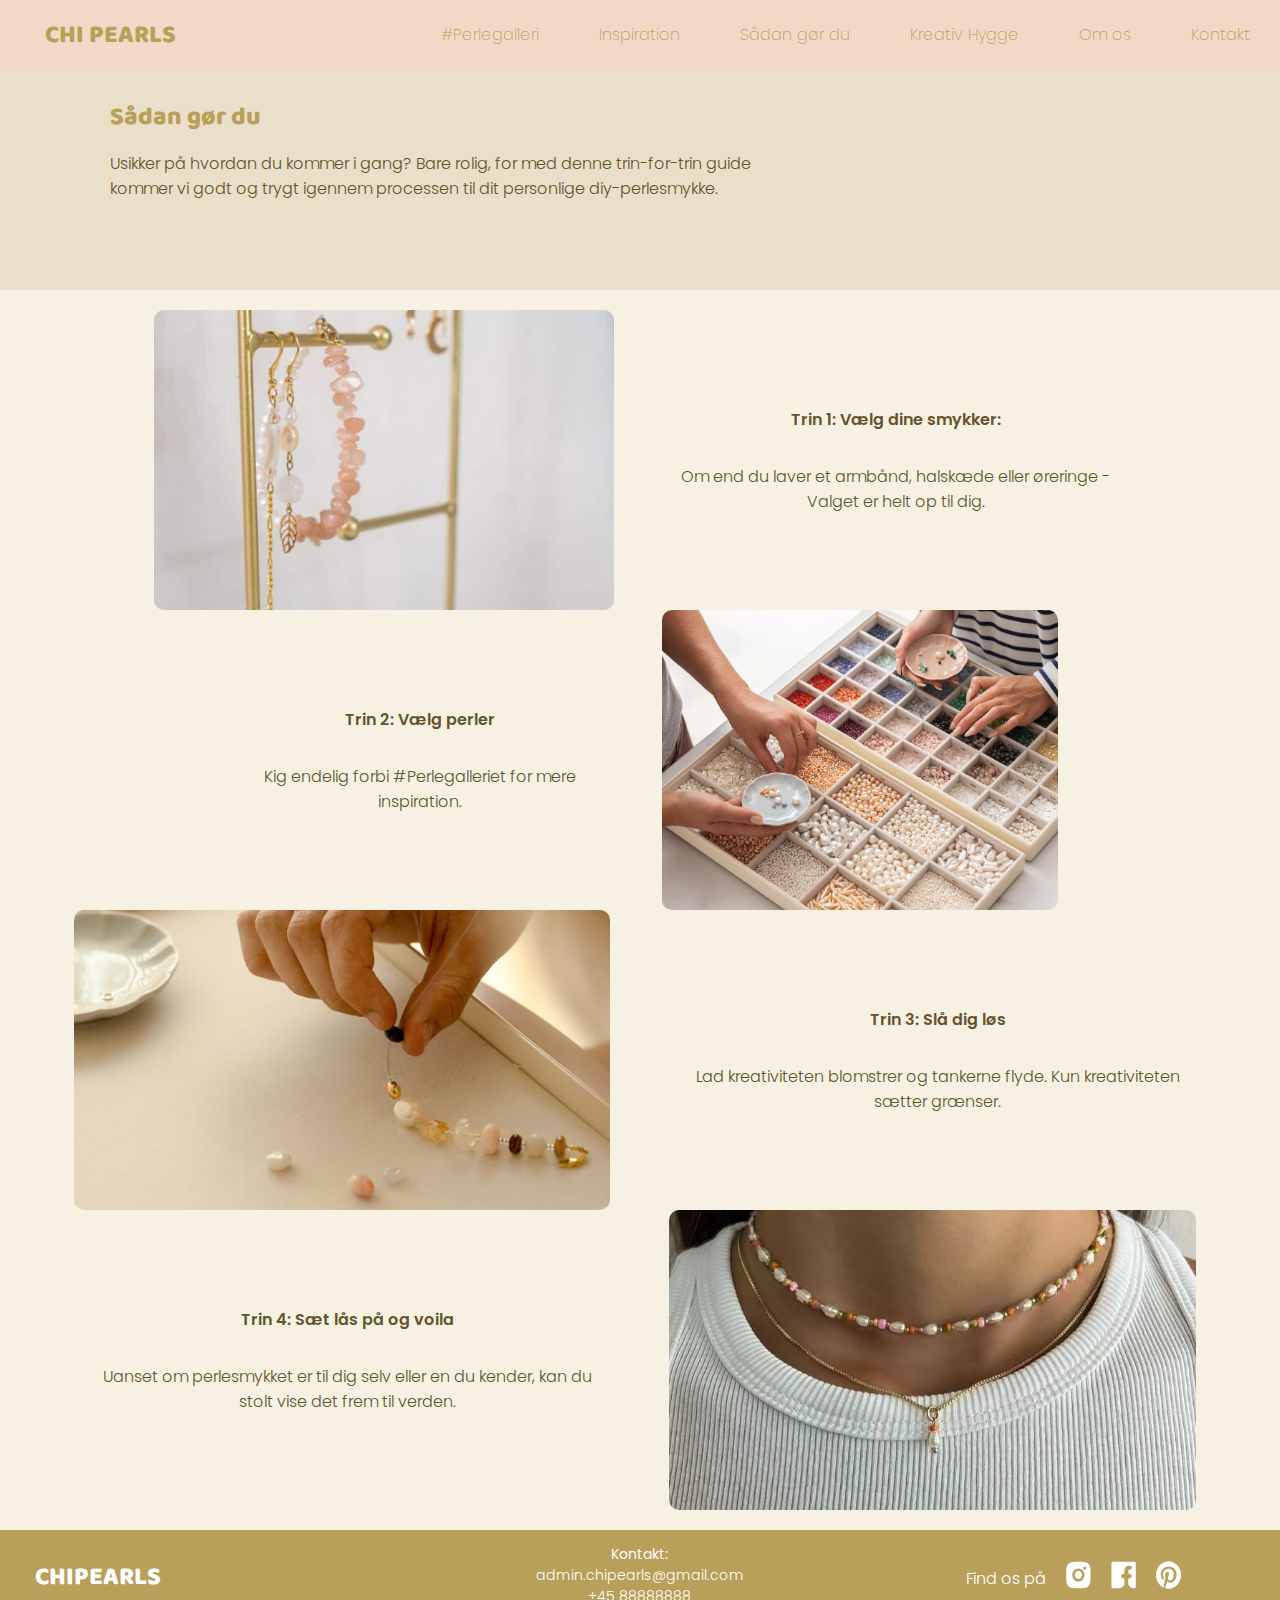
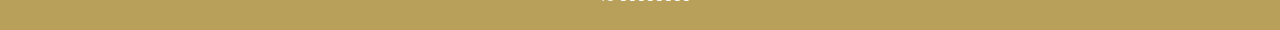
<file: Sådan-gør-du.html>
<!DOCTYPE html>
<html lang="en">
<head>
    <meta charset="UTF-8">
    <meta name="viewport" content="width=device-width, initial-scale=1.0">
    <title>Sådan gør du | CHI PEARLS</title>
    <link rel="icon" type="image/x-icon" href="/images/title-icon.svg">

    <!-- Stylesheet for headerfooter og general stylesheet-->
    <link rel="stylesheet" href="headerfooter.css">
    <link rel="stylesheet" href="general.css">
   
    <!-- Stylesheet for KUN Sådan gør du -->
    <link rel="stylesheet" href="Sådan-gør-du.css">

    <!-- Embeded Google Fonts Baloo Chettan 2 for Logo og H1 og H2 -->
    <link rel="preconnect" href="https://fonts.googleapis.com">
    <link rel="preconnect" href="https://fonts.gstatic.com" crossorigin>
    <link href="https://fonts.googleapis.com/css2?family=Baloo+Chettan+2:wght@400..800&family=Poppins:ital,wght@0,100;0,200;0,300;0,400;0,500;0,600;0,700;0,800;0,900;1,100;1,200;1,300;1,400;1,500;1,600;1,700;1,800;1,900&display=swap" rel="stylesheet">

    <!-- Embeded Google Fonts Poppins for body og headings-->

    <link rel="preconnect" href="https://fonts.googleapis.com">
    <link rel="preconnect" href="https://fonts.gstatic.com" crossorigin>
    <link href="https://fonts.googleapis.com/css2?family=Baloo+Chettan+2:wght@400..800&family=Poppins:ital,wght@0,100;0,200;0,300;0,400;0,500;0,600;0,700;0,800;0,900;1,100;1,200;1,300;1,400;1,500;1,600;1,700;1,800;1,900&display=swap" rel="stylesheet">



</head>
<body>

    <!-- Navigation og logo -->

    <header class="header-main"> 
        <div class="logo"> <a href="index.html">CHI PEARLS</a></div>
        <nav>    
            <ul>
                <li><a href="perlegalleriet.html"> #Perlegalleri</a></li>
                
                <li><a href="#">Inspiration</a>
                    <ul class="dropdown"> <!-- Start dropdown-->
                        <li><a href="typerafperler.html"> Typer af Perler <i class="arrow right"></i> </a>
                            <ul class="subdropdown">  <!--start subdropdown typer af perler--> 
                                <li><a href="#"> Farvevalg</a></li>
                            </ul> <!--end of subdropdown typer af perler-->
                        </li> <!--end of link typer af perler-->
                        <li><a href="match-din-garderobe.html"> Match din garderobe<i class="arrow right"></i> </a>
                            <ul class="subdropdown"> <!---Start subdropdown-->
                                <li><a href="den-klassiske-stil.html"> Klassisk </a></li>
                                <li><a href="den-feminine-stil.html"> Feminine</a></li>
                                <li><a href="#"> Minimalism </a></li>
                                <li><a href="#"> Vintage </a></li>
    
                            </ul> <!-- end dropdown-->
                        </li> <!-- end match din garderobe-->  
                    </ul><!-- end dropdown-->
                </li> <!--end of list -inspiration -->

                <li><a href="Sådan-gør-du.html"> Sådan gør du </a> 
                    <ul class="dropdown"> <!--Start dropdown for sådan gør du--> 
                        <li><a href="#"> Design Guides og Opskrifter <i class="arrow right"></i></a> 
                            <ul class="subdropdown"> <!---Start subdropdown for opskrifer-->
                                <li><a href="#">Øreringe</a></li>
                                <li><a href="#">Mavekæde</a></li>
                                <li><a href="#">Armbånd</a></li>
                                <li><a href="#">Halskæde</a></li>
                            </ul> <!--end subdropdown opskrifter-->
                        </li><!--end of list opskrifter -->
                    </ul> <!--end dropdown for sådan gør du--> 
                </li><!--end of list -sådan gør du -->
                
                <li><a href="#"> Kreativ Hygge</a>
                    <ul class="dropdown">
                        <li><a href="#"> Perlecáfeer </a></li>
                        <li><a href="diyperleworkshop.html"> DIY Perleworkshop</a></li>
                    </ul><!--end dropdown for sådan gør du--> 
                </li><!--end of list -sådan gør du -->

                <li><a href="om_os.html"> Om os </a>
                    <ul class="dropdown"> 
                        <li><a href="#"> Perlerens Historie </a></li>
                        <li><a href="perleterapi.html"> Perleterapi </a></li>


                    </ul>
                </li> <!--end of list om os-->
                <li><a href="kontakt.html"> Kontakt </a></li>
                   

                    
            </ul>
            
            
        </nav>
    </header>

    <!-- Main content -->
    <main>
        <!-- SECTION 1 -->
        <section class="section1">
            <div class="section1-text">
            <h1> Sådan gør du </h1>
            <p style="font-size: 16px;">Usikker på hvordan du kommer i gang? Bare rolig, for med denne trin-for-trin guide kommer vi godt og trygt igennem processen til dit personlige diy-perlesmykke. 
            </p>
        </div>
        </section>

        <!-- SECTION 2 -->
         <!-- TRIN 1 -->
    <div class="section2-containers">

        <div class="trin1-container">
            <img class="trin-img1" src="images/step1.png" alt="Trin 1"> 
            
            <div class="trin-container-text1"> 
                
                <h3>Trin 1: Vælg dine smykker:</h3>
                <p>Om end du laver et armbånd, halskæde eller øreringe - Valget er helt op til dig.</p>

            </div> <!--end of trin 1 text-->
        </div> <!--End of trin 1 container-->

        <!-- TRIN 2 -->

        <div class="trin2-container">
            <img class="trin-img2" src="images/step2.png" alt="Trin 2"> 
            
            <div class="trin-container-text2"> 
                
                <h3>Trin 2: Vælg perler</h3>
                <p>Kig endelig forbi #Perlegalleriet for mere inspiration.</p>

            </div> <!--end of trin 2 text-->
        </div> <!--End of trin 2 container-->
        
        <!-- TRIN 3 -->

        <div class="trin1-container">
            <img class="trin-img1" src="images/step3.jpg" alt="Trin 1"> 
            
            <div class="trin-container-text1"> 
                
                <h3>Trin 3: Slå dig løs</h3>
                <p>Lad kreativiteten blomstrer og tankerne flyde. Kun kreativiteten sætter grænser.</p>

            </div> <!--end of trin 3 text-->
        </div> <!--End of trin 3 container-->

        <!-- TRIN 4 -->

        <div class="trin2-container">
            <img class="trin-img2" src="images/step4.jpg" alt="Trin 1"> 
            
            <div class="trin-container-text2"> 
                
                <h3>Trin 4: Sæt lås på og voila</h3>
                <p>Uanset om perlesmykket er til dig selv eller en du kender, kan du stolt vise det frem til verden.</p>

            </div> <!--end of trin 3 text-->
        </div> <!--End of trin 3 container-->

        
    </div> <!--END OF SECTION 2 CONTAINER-->

    </main>



       
       

    <!-- Footer  -->

    <footer> 
 <!-- Footer logo -->
        <div class="footer-logo-container">
            <h1 id="footer-logo"> CHIPEARLS </h1>
        </div>
 <!-- Footer kontakt -->
        <div id="kontakt-footer"> 
           <p id="kontakt"><strong>Kontakt: </strong> <br> admin.chipearls@gmail.com <br>+45 88888888 <br></p>
        </div>
        <!-- Footer Social media -->

        <div class id="socials">
<p id="find-os-på"> Find os på </p>
<a href="www.facebook.com/chipearls"><img class="socialmediaicons" src="images/Social_instagram.svg" alt="CHIPEALS Instagram page"></a>
<a href="https://dk.pinterest.com/ChipearlsDK/"><img class="socialmediaicons" src="images/social_facebook.svg" alt="CHIPEALS Facebook page"></a>
<a href="https://dk.pinterest.com/ChipearlsDK/"><img class="socialmediaicons" src="images/social_pinterest.svg" alt="CHIPEALS Pinterst page"></a>
        </div>


    </footer>
</body>
</html>
</file>
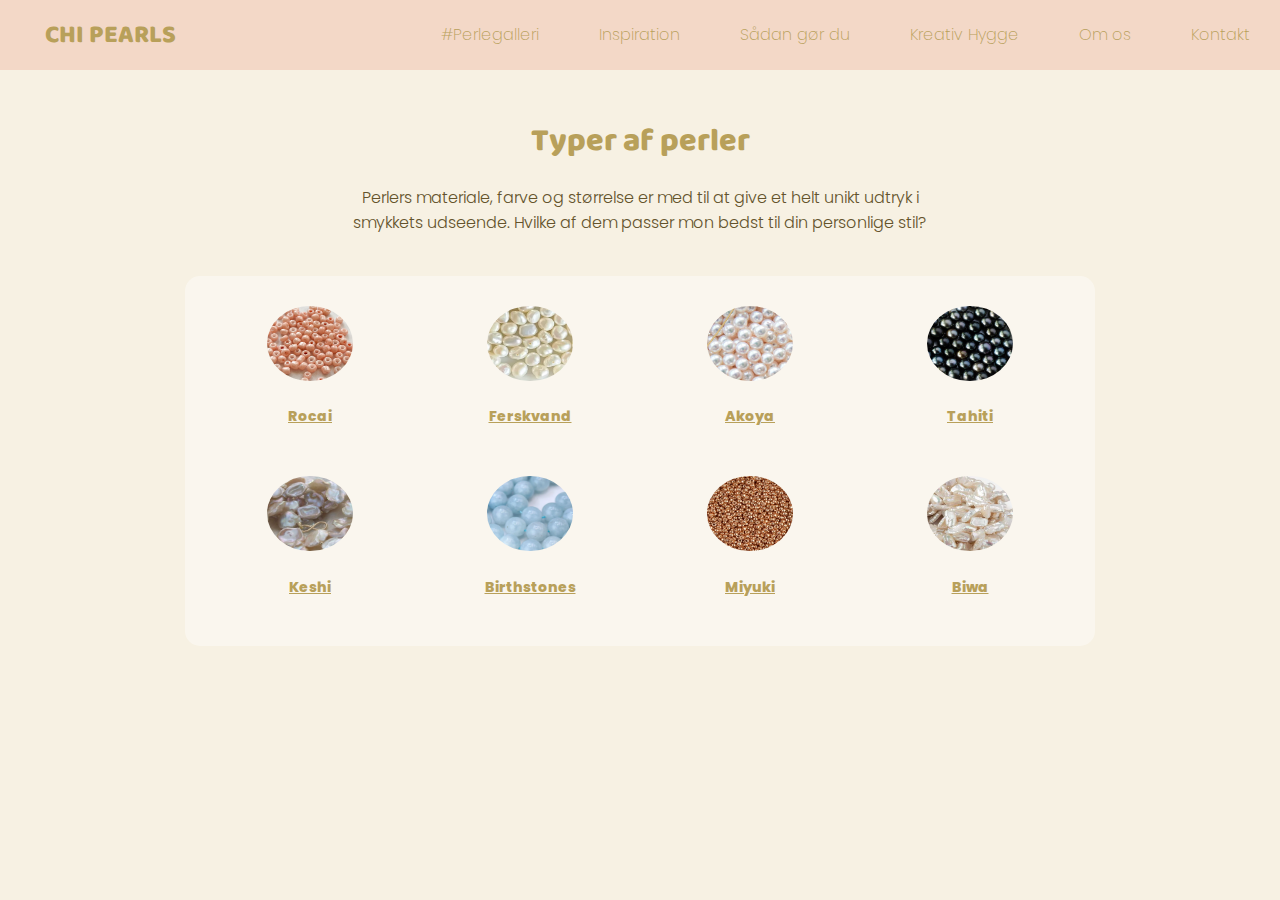
<file: typerafperler.html>
<!DOCTYPE html>
<html lang="en">
<head>
    <meta charset="UTF-8">
    <meta name="viewport" content="width=device-width, initial-scale=1.0">
    <title>Typer af perler | CHI PEARLS</title>
    <link rel="icon" type="image/x-icon" href="/images/title-icon.svg">

    <!-- Stylesheet for headerfooter og general stylesheet-->
    <link rel="stylesheet" href="headerfooter.css">
    <link rel="stylesheet" href="general.css">
   
    <!-- Stylesheet for KUN typerafperler -->
    <link rel="stylesheet" href="perletyper.css">

    <!-- Embeded Google Fonts Baloo Chettan 2 for Logo og H1 og H2 -->
    <link rel="preconnect" href="https://fonts.googleapis.com">
    <link rel="preconnect" href="https://fonts.gstatic.com" crossorigin>
    <link href="https://fonts.googleapis.com/css2?family=Baloo+Chettan+2:wght@400..800&family=Poppins:ital,wght@0,100;0,200;0,300;0,400;0,500;0,600;0,700;0,800;0,900;1,100;1,200;1,300;1,400;1,500;1,600;1,700;1,800;1,900&display=swap" rel="stylesheet">

    <!-- Embeded Google Fonts Poppins for body og headings-->

    <link rel="preconnect" href="https://fonts.googleapis.com">
    <link rel="preconnect" href="https://fonts.gstatic.com" crossorigin>
    <link href="https://fonts.googleapis.com/css2?family=Baloo+Chettan+2:wght@400..800&family=Poppins:ital,wght@0,100;0,200;0,300;0,400;0,500;0,600;0,700;0,800;0,900;1,100;1,200;1,300;1,400;1,500;1,600;1,700;1,800;1,900&display=swap" rel="stylesheet">



</head>
<body>

    <!-- Navigation og logo -->
   
    <header class="header-main"> 
        <div class="logo"> <a href="index.html">CHI PEARLS</a></div>
        <nav>
            <ul>
                <li><a href="perlegalleriet.html"> #Perlegalleri</a></li>
                
                <li><a href="#">Inspiration</a>
                    <ul class="dropdown"> <!-- Start dropdown-->
                        <li><a href="typerafperler.html"> Typer af Perler <i class="arrow right"></i> </a>
                            <ul class="subdropdown">  <!--start subdropdown typer af perler--> 
                                <li><a href="#"> Farvevalg</a></li>
                            </ul> <!--end of subdropdown typer af perler-->
                        </li> <!--end of link typer af perler-->
                        <li><a href="match-din-garderobe.html">  Match din garderobe <i class="arrow right"></i> </a>
                            <ul class="subdropdown"> <!---Start subdropdown-->
                                <li><a href="den-klassiske-stil.html"> Klassisk </a></li>
                                <li><a href="den-feminine-stil.html"> Feminine</a></li>
                                <li><a href="#"> Minimalism </a></li>
                                <li><a href="#"> Vintage </a></li>
    
                            </ul> <!-- end dropdown-->
                        </li> <!-- end match din garderobe-->  
                    </ul><!-- end dropdown-->
                </li> <!--end of list -inspiration -->

                <li><a href="Sådan-gør-du.html"> Sådan gør du </a> 
                    <ul class="dropdown"> <!--Start dropdown for sådan gør du--> 
                        <li><a href="#"> Design Guides og Opskrifter <i class="arrow right"></i></a> 
                            <ul class="subdropdown"> <!---Start subdropdown for opskrifer-->
                                <li><a href="#">Øreringe</a></li>
                                <li><a href="#">Mavekæde</a></li>
                                <li><a href="#">Armbånd</a></li>
                                <li><a href="#">Halskæde</a></li>
                            </ul> <!--end subdropdown opskrifter-->
                        </li><!--end of list opskrifter -->
                    </ul> <!--end dropdown for sådan gør du--> 
                </li><!--end of list -sådan gør du -->
                
                <li><a href="#"> Kreativ Hygge</a>
                    <ul class="dropdown">
                        <li><a href="#"> Perlecáfeer </a></li>
                        <li><a href="diyperleworkshop.html"> DIY Perleworkshop</a></li>
                    </ul><!--end dropdown for sådan gør du--> 
                </li><!--end of list -sådan gør du -->

                <li><a href="om_os.html"> Om os </a>
                    <ul class="dropdown"> 
                        <li><a href="#"> Perlerens Historie </a></li>
                        <li><a href="perleterapi.html"> Perleterapi </a></li>


                    </ul>
                </li> <!--end of list om os-->
                <li><a href="kontakt.html"> Kontakt </a></li>
                   

                    
            </ul>
            
            
        </nav>
    </header>


    <!-- Main content -->
    <main>

     <br>
        <h1 style="font-size: 32px;">Typer af perler</h1>
        <p>Perlers materiale, farve og størrelse er med til at give et helt unikt udtryk i <br> smykkets udseende. 
         Hvilke af dem passer mon bedst til din personlige stil?</p> 
         <br>

        <section class="perletyper">
            <div class="perler-grid">
                <div class="item">
                    <img src="images/rocai.jpg" alt="Rocai perler">
                    <h4>Rocai</h4>
                </div>

                <div class="item">
                    <img src="images/ferskvand.png" alt="Ferskavandsperler">
                    <h4>Ferskvand</h4>
                </div>

                <div class="item">
                    <img src="images/akoya.png" alt="akoya perler">
                    <h4>Akoya</h4>
                </div>

                <div class="item">
                    <img src="images/tahiti.png" alt="tahiti perler">
                    <h4>Tahiti</h4>
                </div>

                <div class="item">
                    <img src="images/keshi.png" alt="keshi perler">
                    <h4>Keshi</h4>
                </div>

                <div class="item">
                    <img src="images/birthstone.png" alt="Birthstones">
                    <h4>Birthstones</h4>
                </div>

                <div class="item">
                    <img src="images/miyuki.jpg" alt="Miyuki perler">
                    <h4>Miyuki</h4>
                </div>

                <div class="item">
                    <img src="images/biwa.png" alt="Biwa perler">
                    <h4>Biwa</h4>
                </div>
            </div>  <!-- perler-grid -->
        </div> <!-- perletyper -->
        
        </section>

    </main>

</body>
</html>
</file>
<file: headerfooter.css>
/* Navigation Menu og Logo */

.header-main {

    width:100%; 
    height:70px; 
    padding: 0 10px; 
    background-color: #F3D8C7; 
    display:flex; 
    justify-content: space-between;
    position:fixed; 
    top:0; 
    z-index: 9999;
}

.logo {
font-family: "Baloo Chettan 2", sans-serif;
font-optical-sizing: auto;
font-weight: 800;
font-size: 25px;
padding:5px;
margin-top:10px;
font-style: normal;
text-decoration: none;
color:#B8A05A; 
cursor: pointer;

}


.logo a {

    text-decoration: none;
    color:#B8A05A; 
}

nav {
    display: flex;
}

.header-main ul {
    display: flex;
    height:100%; 
    list-style: none;
    align-self: center;
   
}

.header-main a {
    padding-left: 30px; /* logo rykkes */
}

.header-main li { 
    margin-right: 20px;
}

.header-main ul li {
    position: relative;
    align-self: center; 
}


.header-main ul li a{
    display: block;
    padding: 0 20px; 
    padding-bottom: 5px;
    padding-top:5px; 
    height:100%; 
    line-height: 100%;
    font-family: "Poppins", sans-serif;
    font-weight: 200; 
    font-style: normal;
    font-size:16px;
    color:#B8A05A; 
    transition: all ease-in-out 200ms;
    align-self: right; 
    float: center;
    

}


.header-main ul li a:hover {
    background-color: #B8A05A;
    color: #fff;
    border-radius: 5px;
}

/* Dropdown css */

.header-main .dropdown {
    visibility: hidden;
    background-color: #F3D8C7;
    height:fit-content;  
    width:fit-content; 
    opacity: 0;
    display: none;
    position: absolute;
    left: -20px;
    transition:all ease-in-out 200ms; 
    box-shadow: 4px 4px 8px rgba(100, 83, 44, 0.3);
    

}

.header-main ul li ul ul {
    visibility: hidden;
    background-color: #F3D8C7;
    height:fit-content;  
    width:fit-content; 
    opacity: 0;
    display: none;
    position: absolute;
    left: 0px;
    top:100%;
    transition:all ease-in-out 100ms; 

}

.header-main ul li ul li a {
    white-space: nowrap; 
    height:20px; 
    width:fit-content;

} 

ul li:hover>ul {
    visibility: visible;
    opacity: 1;
    display: block;
}

ul li ul:hover>ul {
    visibility: visible;
    opacity: 1;
    display: block;
}

.header-main ul li ul li {
    position: relative; 
}

/* Subdropdown css */

.header-main ul li ul .subdropdown {
    visibility: hidden;
    opacity: 0;
    position: absolute;
    left: 100%; 
    top: 0;
    background-color: #F3D8C7;
    width:fit-content;
    padding: 5px 0;
    transition:all ease-in-out 100ms; 
    box-shadow: 4px 4px 8px rgba(100, 83, 44, 0.3);
    
  
}


.header-main ul li:hover > ul,
.header-main ul li ul li:hover > .subdropdown {
    visibility: visible;
    opacity: 1;
    display: block;
}


.header-main ul li ul li a {
    display: block;
    padding: 10px;
    color: #B8A05A;
    text-decoration: none;
    font-family: "Poppins", sans-serif;
    font-size: 14px;
    transition: all ease-in-out 100ms; 
    
}

.header-main ul li ul li a:hover {
    background-color: #B8A05A;
    color: #fff;
}

/* Arrow CSS */

.arrow {
    border: solid rgba(100, 83, 44, 0.3);
    border-width: 0 1px 1px 0;
    display: inline-block;
    padding: 3px;
  }
  
  .right {
    transform: rotate(-45deg);
    -webkit-transform: rotate(-45deg);

  }

  
.down {
    transform: rotate(45deg);
    -webkit-transform: rotate(45deg);
  }

/* FOOTER */


footer {
    background-color: #B8A05A;
    width:100%; 
    height:100px;
    display: grid;
    grid-template-columns: repeat(3, 30%);
    justify-content: space-around;
    gap:20px;
    margin:0; 
 
 }
 
 #kontakt-footer {
    
    width:auto; 
    height:80px;
    text-align: center; 
 }
 
 #kontakt  {
     font-family: "Poppins", sans-serif;
     font-weight: 300;
     font-style: normal;
     font-size:14px;
     color:#fff 
     
 }
 
 
 .footer-logo-container {
     
     width:auto; 
     height:70px; 
     margin-left:20px;
     align-items: center;
     margin-top: 10px;
 }
 
 #footer-logo {
     color:white; 
     
 }
 #find-os-på {
     color:white; 
 }
 
 #socials {
     display: flex;
     flex-direction: row;
     justify-content: center;
     gap:20px;
     width:auto; 
     height:80px;
     margin-top: 20px;
 
 }
 
 .socialmediaicons {
     width:25px; 
     height:40px;
     margin-top: 5px; 
 
 }
</file>
<file: general.css>
body {

    margin: 0;
    padding: 0; 
    box-sizing: border-box;

}

main {
position: relative;
margin:0; 
width: auto;
margin-top: calc(70px); /* det samme som header height */
}

h1 {
    font-family: "Baloo Chettan 2", sans-serif;
    font-optical-sizing: auto;
    font-weight: 800;
    font-size:25px;
    font-style: normal;
    text-decoration: none;
    color:#B8A05A; 
}

h2 {
    font-family: "Baloo Chettan 2", sans-serif;
    font-optical-sizing: auto;
    font-weight: 800;
    font-size:18px;
    font-style: normal;
    text-decoration: none;
    color:#B8A05A; 
}



p {
        font-family: "Poppins", sans-serif;
        font-weight: 300;
        font-style: normal;
        font-size:16px;
        color:#64532C
      }
      
a {
    text-decoration: none;
    
}

a:hoover {
    text-decoration: underline;
    cursor: pointer;
}
</file>
<file: main.css>
main {
   
    position: relative;
    margin:0; 
    width: auto;
    margin-top: calc(70px); /* det samme som header height */
}

/* section 1 */
.section-1 {
    background-image: url(images/main-img2.jpg);
    background-color: #EADFC9;
    background-size: cover;
    background-position: 50% 50%;
    width:auto;
    height:650px;
    opacity: 0.9;
    margin-left: -700px;
    

}

.container-section1 {
    display:flex;
    flex-direction: row;
    justify-content: space-around;
    margin-top: 30px;
    flex-wrap: wrap;
}

  
.velkommen {
    display: flex;
    flex-direction: column;
    justify-content: left;
    flex-wrap: wrap;
    border-radius: 20px;
    background-color:#fff;
    opacity: 0.85;
    width: 380px;
    height:250px;
    align-items: left;
    text-align:left;
    padding:20px;
    margin: 200px 20px 0px 20px; /* top right bottom left */
    z-index: 0;
    

}

.section2-container {
    display: flex;
    flex-direction: row;
    background-color: #F7F1E3;
    justify-content: space-around;
    flex-wrap: wrap;
    gap:20px;
    margin:auto
    
}

.slå-dig-løs {
    width: 650px;
    height:400px; 
    border-radius: 20px;
    margin-top:20px; 

}

.section2-column1 {
 margin-top:20px;
}

.section2-column2 {
    margin: 85px 0px 0px -200px; /* top right bottom left */
    height: 700px;

}

.item-container-column2 {
    display: flex;
    flex-direction: row;
    gap:-100px; 
    flex-wrap: nowrap;
    justify-content: center;
    align-items: center;
    width:500px;
    height:150px;
    margin-top: 25px;
    padding: 5px;
}

.column2-img {
    border-radius: 20px;
    width:230px;
    height:150px;
    margin:10px;
    padding:5px;

}

.column2-text {

    padding:15px;
    margin:10px;
    height: 190px

}

   
/* LÆS MERE BUTTON  */
 
.button {
    background-color:#B8A05A; 
    color:#fff; 
    border-radius: 8px;
    width:100px; 
    height:30px; 
    border:none; 
    border: none;
    text-align:center; 
    text-decoration: none; 
    cursor: pointer;
    font-family: "Poppins", sans-serif;
    font-weight: 400;
    font-style: normal;
    font-size:12px;
 }
</file>
<file: den-klassiske-stil.css>
main {
    background-color: #F7F1E3;
    display: flex;
    align-items: center;
    justify-content: center;
    flex-direction: column;
}

/* Section 1 */

.klassiske-section1 {
   justify-content: center;
   text-align: center;
   margin-top:50px;
   gap:20px;
}

.den-klassiske-stil-img {
    width:700px;
    height:400px;
    align-items: center;
    border-radius: 10px;
}   


/* Section 2 */

.klassiske-section2 {

    display: flex;
    flex-direction: row;
    justify-content: space-around;
    gap:30px;
    margin-top: 50px;
    margin-left: 50px;
    margin-right: 20px;
    margin-bottom: 50px;


}

.like-audrey-img {
    width:300px;
    height:420px;
    border-radius: 20px;
}

.klassiske-section2-text {
    width:400px;
    margin-top: -15px;
    
}
</file>
<file: kontakt.css>
main {
    background-color: #F7F1E3;
    display: flex;
    justify-content: center;


}

.kontakt-container {
    background-color: #EADFC9;
    display: flex;
    flex-direction: row;
    justify-content: space-around;
    align-items: center;
    flex-wrap: wrap;
    width:810px;
    height:300px;
    margin-top:100px;
    margin-bottom:100px;
    border-radius: 20px;

}

.kontakt-img {
    width:200px;
    height: 200px;
}

.kontakt-icon {
    width:20px;
    height: 20px;
    margin-top:16px;
    margin-right: 10px;
}

.kontakt-info {
    display: flex;
    flex-direction: row;
   

}
</file>
<file: match-din-garderobe.css>
.section1 {

    position: relative;
    margin:0; 
    z-index: -1;
    width: auto;
    height: 800px;
    margin-top: calc(70px); /* det samme som header height */
    background-color: #F7F1E3;
    display: flex;
    flex-direction: row;
    gap:10px;
}

.match-din-garderobe {
    display: flex;
    flex-direction: column;
    flex-wrap: wrap;
    text-align: left;
    width:500px;
    height:600px;
    padding:30px 150px;
}


.group1 {
    display: flex;
    border-color: #B8A05A;
    width: 500px;
    height:700px;
    margin: 50px 80px 0px 5px; /* top right bottom left */
    border-radius: 20px;
}

.section2 {
 
    background-color: #EADFC9;
    width: 100%;
    height: 550px;
    display: flex;
    flex-direction: column;
    flex-wrap: wrap;
    justify-content: space-around;
    justify-self: center;
    gap:10px;

}

.content-column-1 {
    
    display: flex;
    flex-direction: column;
    flex-wrap:wrap;
    justify-content: flex-start;
    gap:10px;
    margin-left:100px;
    margin-top: 5px;
    padding-left: 100px;
}


.content-column-2 {
    
    display: flex;
    flex-direction: column;
    flex-wrap:wrap;
    justify-content: flex-start;
    gap:10px;
    padding: auto;

}

.section2 img {
    width:400px;
    height:200px;
    border-radius: 5px;
    

    
}

.content-column-1 a {
    text-decoration: underline;
    color: #B8A05A;
    padding:5px;
   
    
}
.content-column-2 a {
    text-decoration: underline;
    color: #B8A05A;
    padding:5px;
   

}

.moodboard-content-text {
    display: flex;
    flex-direction: column;
    flex-wrap: wrap;
    margin-left; 
    width:400px;
    

}
    

.moodboard-content-text p {
    margin-left:10px;
}

button {
    background-color:#B8A05A; 
    color:#fff; 
    border-radius: 8px;
    width:150px; 
    height:30px; 
    border:none; 
    border: none;
    text-align:center; 
    text-decoration: none; 
    cursor: pointer;
    font-family: "Poppins", sans-serif;
    font-weight: 400;
    font-style: normal;
    font-size:12px;
 }
</file>
<file: om_os.css>
main {

    position: relative;
    margin:0; 
    z-index: -1;
    width: auto;
    margin-top: calc(70px); /* det samme som header height */
    background-color: #F7F1E3;
    display: flex;
    flex-direction: row;
    flex-wrap: wrap;
    gap:10px;
}


.alt-om-chipearls 

{
    display: flex;
    flex-direction: column;
    flex-wrap: wrap;
    width:450px;
    height:600px;
    padding:10px;
    margin: 70px 50px 20px 20px;

}


.alt-om-chipearls p {
    text-align: justify;
}
.alt-om-chipearls h1 {
    text-align: center;
}

img {
    width: 400px;
    height:500px;
    margin: 70px 50px 20px 20px;
    border-radius: 20px;
}
</file>
<file: perlegalleriet.css>
.baggrund {
    background-color: #F7F1E3;
    height: 100%;
    width: 100%;
}

/* main{
    margin-top: 150px;
    margin-bottom: 100px;
    background-color: #F7F1E3;
} */

#perlegalleriet-h1 {
    text-align: center;
    font-size: 38px;
    padding-top: 30px;
}

.gallary-container {
    column-count: 300px;
    column-gap: 20px;
    width:100%; 
    

}
  
.gallery-container img {
        width: 100%;
        height: 100%; 
        object-fit:cover;
        border-radius: 10px;

}
.gallery-container {
    display:grid;
    grid-template-columns: repeat(3, 1fr);
    grid-template-rows:repeat(3, 300px);  

    /* Det skaber en "pinterest" style galleri */
    grid-template-rows: masonry;
    grid-gap:10px; 
    width:100%; 
    max-width:960px;
    margin: auto;
    padding: 30px;
    
}
.gallery-container img {
    width:100%; 
    height:auto;  
    width: 100%;
    height: 100%; 
    object-fit:cover;
    border-radius: 10px;
    
}
</file>
<file: perleterapi.css>
.perle-terapi-section1 {
    width:auto;
    height:600px;
    width:auto;
    height:600px;
    background-image: url(images/sand.jpg);
    background-color: #EADFC9 ;
    background-size: cover;
    background-position: 50% 50%;   
    z-index:-1; 
    opacity: 70%;
    margin:auto; 
    display:flex; 
    flex-direction: row;
    align-items: center;
    justify-content: space-around;
}


.perleterapi-section1-text {
    background-color:white;
    border-radius: 10px; 
    width:500px; 
    padding:20px;
    height:250px; 
    opacity: 80%;
    text-align: center;


}

.perleterapi-section1-text h1 {
    font-size:160px !important; 
    cursor: pointer;
}

.perleterapi-container {
    display: flex;
    flex-direction: row;
    justify-content: space-between;


}


.perleterapi {
    text-align: center;
    padding:20px;
}

.perle-terapi-section2-banner {
    width:auto; 
    height:70px;
    background-color: #B8A05A;
    margin:0; 
    text-align: center;
    padding:20px;
    
}



.perle-terapi-section3 {
    display: flex;
    flex-direction: row;
    flex-wrap: wrap; 
    width:auto; 
    height:auto; 
    background-color: #F7F1E3;

}

.vand {
    display: flex;
    flex-direction: row;
    justify-content: left;
    border-radius: 10px;
    width:50%; 
    height: 100%; 

}

.perle-terapi-section3-text {
    display: flex;
    flex-direction: column;
    align-items: right;
    flex-wrap: wrap;
    width:400px;
    height:700px; 
    padding: 150px 0px 0px 200px; /* top right bottom left */
   
}
</file>
<file: Sådan-gør-du.css>
.section1 {
    background-color: #EADFC9;
    align-items: center;
}

.section1-text {
    width:650px;
    height:200px;
    text-align: start;
    padding: 10px;
    margin-left:100px;


}

h3 {
    font-family: "Poppins", sans-serif;
        font-weight: 600;
        font-style: normal;
        font-size:16px;
        color:#64532C
}

.section2-containers {
    display: flex;
    flex-direction: column;
    flex-wrap: nowrap;
    align-items: center;
    background-color: #F7F1E3;
    padding: 20px;
    
}

.trin1-container {
    display: flex;
    flex-direction: row;
    flex-wrap: nowrap;
}

.trin-img1 {
    display: flex;
    flex-direction: column;
    justify-content: center;
    flex-wrap: nowrap;
    width:45%;
    height: 300px;
    object-fit: cover;
    border-radius: 10px;
    margin: auto;
    padding: 10px -50px;

}

.trin-container-text1 {
    width:45%;
    height: auto;
    object-fit: cover;
    border-radius: 10px;

    margin:auto;
    padding: 10px 0px;
    display: flex;
    flex-direction: column;
    align-items: center;
    text-align: center;

}

.trin-img2 {
    display: flex;
    flex-direction: column;
    justify-content: center;
    flex-wrap: nowrap;
    width:45%;
    height: 300px;
    object-fit: cover;
    border-radius: 10px;
    margin: auto;
    padding: 10px -50px;

}

.trin-container-text2 {
    width:45%;
    height: auto;
    object-fit: cover;
    border-radius: 10px;

    margin: auto;
    padding: 10px 0px;
    display: flex;
    flex-direction: column;
    align-items: center;
    text-align: center;

}


.trin-container-text h3 {
    margin-top:60px;

}

.trin2-container {
    display: flex;
    flex-direction: row-reverse;
    flex-wrap: nowrap;

}
</file>
<file: perletyper.css>
/* CSS for perletyper.html */

h4 {
    font-family: poppins, sans-serif;
    font-optical-sizing: auto;
    font-weight: 800;
    font-size:14px;
    font-style: normal;
    color: #B8A05A; 
    text-decoration: underline;
}

body {
    font-family: "Poppins", sans-serif;
    font-style: normal;
    background-color: #F7F1E3;
    text-align: center;
}

.perletyper {
    background-color: rgba(255, 255, 255, 0.4); /* 40% oppacity */
    padding: 30px;
    border-radius: 15px;
    max-width: 850px;
    margin: auto;
    
}

.perler-grid {
    display: grid;
    grid-template-columns: repeat(4,1fr); /* 4 items pr. række */
    flex-direction: column;
    gap: 30px; /* mellemrum mellem items */
    align-items: center;
    justify-content: center;
   
    

}

.item img {
    width: 45%;
    height: 75px;
    border-radius: 50%;
    
}
</file>
